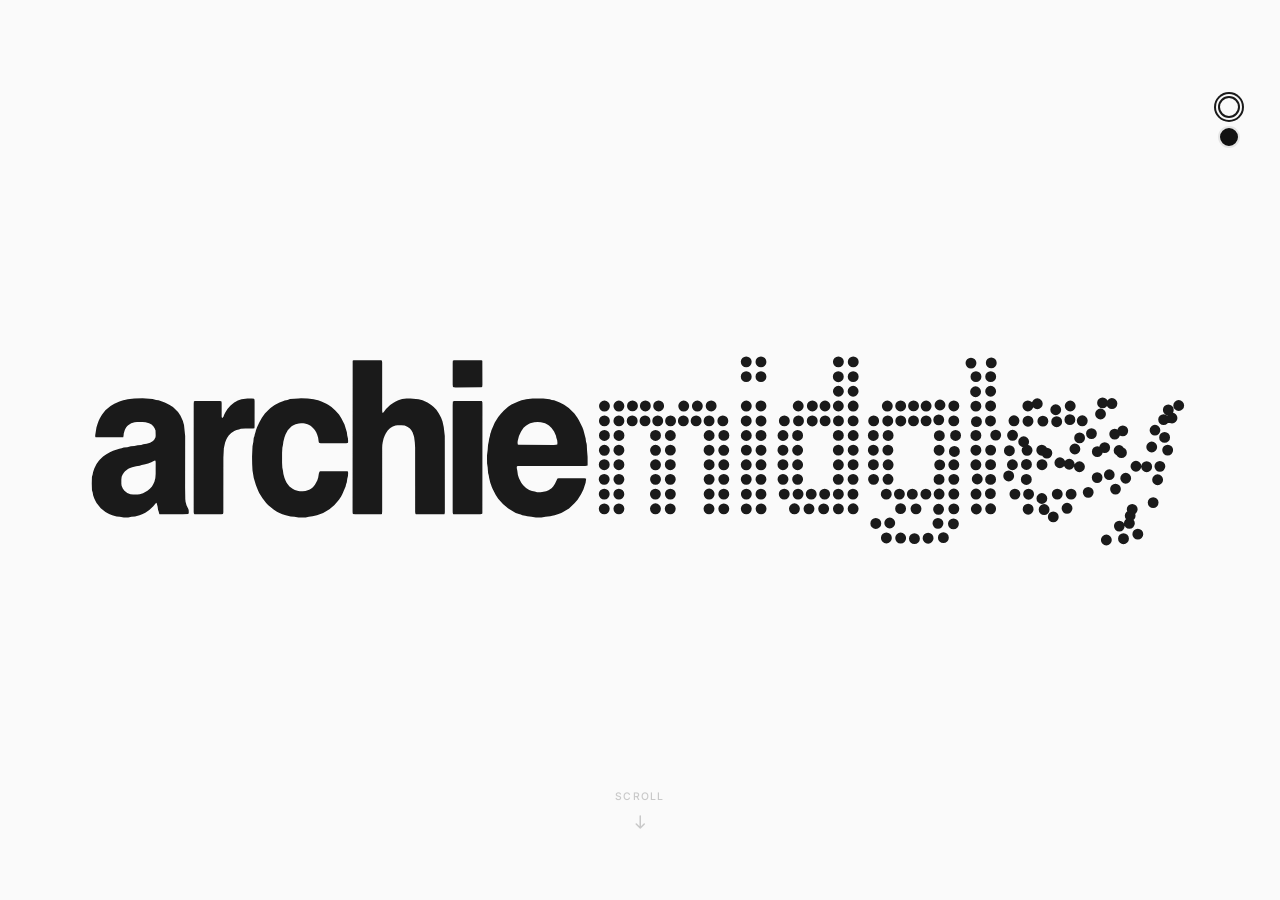
<file: index.html>
<!DOCTYPE html>
<html lang="en">
<head>
    <meta charset="UTF-8">
    <meta name="viewport" content="width=device-width, initial-scale=1.0">
    <title>Archie Midgley - Design Engineer</title>
    <link rel="stylesheet" href="css/style.css?v=12">
    <link rel="preconnect" href="https://fonts.googleapis.com">
    <link rel="preconnect" href="https://fonts.gstatic.com" crossorigin>
    <link href="https://fonts.googleapis.com/css2?family=Bebas+Neue&family=Inter:wght@300;400;500;600;700&family=Space+Grotesk:wght@400;500;600;700&display=swap" rel="stylesheet">
</head>
<body>
    <!-- Navigation -->
    <nav class="nav" id="nav">
        <div class="nav__logo" id="menuToggle" aria-label="Toggle menu" data-magnetic="0.4">
            <svg class="nav__icon" id="navIcon" viewBox="0 0 40 40" width="40" height="40">
                <line class="bar bar--left"  x1="8"  y1="28" x2="32" y2="28" stroke-width="2" stroke-linecap="round"/>
                <line class="bar bar--right" x1="8"  y1="20" x2="32" y2="20" stroke-width="2" stroke-linecap="round"/>
                <line class="bar bar--cross" x1="8"  y1="12" x2="32" y2="12" stroke-width="2" stroke-linecap="round"/>
            </svg>
        </div>
        <div class="nav__indicator">
            <span class="nav__section-label" id="sectionLabel">About</span>
        </div>
    </nav>

    <!-- Full-screen Menu Overlay -->
    <div class="menu" id="menu">
        <div class="menu__inner">
            <div class="menu__links">
                <a href="#about" class="menu__link" data-index="1">
                    <span class="menu__number">01</span>
                    <span class="menu__text">About</span>
                </a>
                <a href="#experience" class="menu__link" data-index="2">
                    <span class="menu__number">02</span>
                    <span class="menu__text">Experience</span>
                </a>
                <a href="#projects" class="menu__link" data-index="3">
                    <span class="menu__number">03</span>
                    <span class="menu__text">Projects</span>
                </a>
                <a href="#extras" class="menu__link" data-index="4">
                    <span class="menu__number">04</span>
                    <span class="menu__text">Extras</span>
                </a>
                <a href="#contact" class="menu__link" data-index="5">
                    <span class="menu__number">05</span>
                    <span class="menu__text">Contact</span>
                </a>
            </div>
            <div class="menu__footer">
                <p class="menu__footer-text">Design Engineer Portfolio</p>
            </div>
        </div>
    </div>

    <!-- Page Sections -->
    <main class="main" id="main">

        <!-- HERO TITLE -->
        <section class="section section--hero active" id="hero" data-section="0">
            <div class="hero" id="heroArea">
                <canvas class="hero__canvas" id="heroCanvas"></canvas>
                <h1 class="hero__title" id="heroTitle">Archie Midgley</h1>
                <div class="hero__scroll-hint">
                    <span>Scroll</span>
                    <svg width="16" height="24" viewBox="0 0 16 24" fill="none">
                        <path d="M8 4v12M4 12l4 4 4-4" stroke="currentColor" stroke-width="1.5" stroke-linecap="round" stroke-linejoin="round"/>
                    </svg>
                </div>
            </div>
        </section>

        <!-- ABOUT -->
        <section class="section section--about" id="about" data-section="1">
            <div class="section__container">
                <div class="section__header">
                    <span class="section__number">01</span>
                    <h1 class="section__title">About</h1>
                </div>
                <div class="about__grid">
                    <div class="about__portrait">
                        <div class="about__image-wrapper">
                            <img src="images/portrait.jpg?v=3" alt="Archie Midgley" class="about__image" onerror="this.parentElement.classList.add('placeholder')">
                            <div class="about__image-placeholder"><span>Your Photo</span></div>
                        </div>
                    </div>
                    <div class="about__content">
                        <h2 class="about__headline">Design Engineer<br>creating at the intersection of<br>form &amp; function.</h2>
                        <div class="about__bio">
                            <p>I'm Archie Midgley - a motivated engineer, pursuing a Masters degree in Design Engineering at <span style="color: var(--color-text); font-weight: 500;">Imperial College London</span>, whilst serving as COO at a footwear startup - Shape Shoes.</p>
                            <p>Currently in my final year of study, I am driven to create products where form, function, and manufacturing logic work as one cohesive system.</p>
                            <p>My work spans product design, industrial design, and medical engineering - always with a focus on simplicity and purpose.</p>
                        </div>
                    </div>
                    <div class="about__details">
                        <div class="about__detail">
                            <span class="about__label">Location</span>
                            <span class="about__value">London, United Kingdom</span>
                        </div>
                        <div class="about__detail">
                            <span class="about__label">Discipline</span>
                            <span class="about__value">Design Engineering (MEng)</span>
                        </div>
                        <div class="about__detail">
                            <span class="about__label">Focus</span>
                            <span class="about__value">Product &amp; Industrial Design</span>
                        </div>
                    </div>
                </div>
                <div class="section__footer-spacer"></div>
            </div>
        </section>

        <!-- EXPERIENCE -->
        <section class="section section--experience" id="experience" data-section="2">
            <div class="section__container">
                <div class="section__header">
                    <span class="section__number">02</span>
                    <h1 class="section__title">Experience</h1>
                </div>
                <div class="xp" id="xpList">
                    <a href="experience.html?id=1" class="xp__row xp__row--link" data-cursor="View">
                        <span class="xp__num">01</span>
                        <span class="xp__company">Shape Shoes</span>
                        <span class="xp__role">COO &amp; Design Engineer</span>
                        <span class="xp__date">Sep 2023 - Present</span>
                        <span class="xp__arrow" aria-hidden="true">&#8599;</span>
                        <div class="xp__detail">
                            <div class="xp__detail-inner">
                                <img src="images/experience-01.jpg" alt="Shape Shoes" class="xp__thumb" loading="lazy">
                                <p class="xp__desc">A London-based, 3D-printed footwear startup, designing shoes with major worldwide collaborations to tell artists' stories through physical design. Work spanning 3D-printed prototyping, iterative design for clients, and large-scale manufacturing operations.</p>
                                <div class="xp__tags"><span class="tag">CAD</span><span class="tag">DFMA</span><span class="tag">Additive Manufacturing</span><span class="tag">Marketing</span></div>
                                <span class="xp__cta">Open experience &#8599;</span>
                            </div>
                        </div>
                    </a>
                    <a href="experience.html?id=3" class="xp__row xp__row--link" data-cursor="View">
                        <span class="xp__num">02</span>
                        <span class="xp__company">Science Tokyo</span>
                        <span class="xp__role">Soft Robotics Research Intern</span>
                        <span class="xp__date">Sep 2026 - Oct 2026</span>
                        <span class="xp__arrow" aria-hidden="true">&#8599;</span>
                        <div class="xp__detail">
                            <div class="xp__detail-inner">
                                <img src="images/experience-06.jpg" alt="Institute of Science Tokyo" class="xp__thumb" loading="lazy">
                                <p class="xp__desc">A month at the Yoshida Research Group, building a wearable device driven by thin McKibben artificial muscles to actuate the index and middle fingers - controlled from an Arduino to play a piano melody or respond live to keyboard input.</p>
                                <div class="xp__tags"><span class="tag">Soft Robotics</span><span class="tag">Pneumatics</span><span class="tag">Pressure Calculations</span><span class="tag">Arduino</span></div>
                                <span class="xp__cta">Open experience &#8599;</span>
                            </div>
                        </div>
                    </a>
                    <a href="experience.html?id=2" class="xp__row xp__row--link" data-cursor="View">
                        <span class="xp__num">03</span>
                        <span class="xp__company">Orthoson</span>
                        <span class="xp__role">Medical Design Engineer</span>
                        <span class="xp__date">Mar 2026 - Sep 2026</span>
                        <span class="xp__arrow" aria-hidden="true">&#8599;</span>
                        <div class="xp__detail">
                            <div class="xp__detail-inner">
                                <img src="images/experience-02-preview.jpg" alt="Orthoson" class="xp__thumb" loading="lazy">
                                <p class="xp__desc">Oxford-backed medical company developing a bio-structural gel to restore intervertebral disc degeneration and treat back pain. Tasked with designing the injection system tray and the user interface of the Pressure Monitoring System.</p>
                                <div class="xp__tags"><span class="tag">SolidWorks</span><span class="tag">DFMA</span><span class="tag">JavaScript</span></div>
                                <span class="xp__cta">Open experience &#8599;</span>
                            </div>
                        </div>
                    </a>
                    <div class="xp__row" tabindex="0">
                        <span class="xp__num">04</span>
                        <span class="xp__company">Onlock Learning</span>
                        <span class="xp__role">Web Designer &amp; Business Strategist</span>
                        <span class="xp__date">Jul 2023 - Jan 2024</span>
                        <span class="xp__arrow" aria-hidden="true">+</span>
                        <div class="xp__detail">
                            <div class="xp__detail-inner">
                                <img src="images/experience-03.jpg" alt="Onlock Learning" class="xp__thumb" loading="lazy">
                                <p class="xp__desc">STEM educational platform leveraging AI education tools. After aiding initial company development through media posts and business direction, I co-designed an addictive, web-based mathematics game to test mental maths skills and promote website engagement.</p>
                                <div class="xp__tags"><span class="tag">JavaScript</span><span class="tag">HTML</span><span class="tag">CSS</span><span class="tag">Business Strategy</span></div>
                                
                            </div>
                        </div>
                    </div>
                    <div class="xp__row" tabindex="0">
                        <span class="xp__num">05</span>
                        <span class="xp__company">BBC Newsnight</span>
                        <span class="xp__role">Graphic Design Intern</span>
                        <span class="xp__date">Jul 2023 - Aug 2023</span>
                        <span class="xp__arrow" aria-hidden="true">+</span>
                        <div class="xp__detail">
                            <div class="xp__detail-inner">
                                <img src="images/experience-04.jpg" alt="BBC Newsnight" class="xp__thumb" loading="lazy">
                                <p class="xp__desc">Designing graphic screens for Newsnight studio; exploring layout, composition, and motion - pushing designs through to moving imagery aired live on BBC Newsnight.</p>
                                <div class="xp__tags"><span class="tag">Graphic Design</span><span class="tag">Adobe Photoshop</span><span class="tag">Adobe After Effects</span></div>
                                
                            </div>
                        </div>
                    </div>
                    <div class="xp__row" tabindex="0">
                        <span class="xp__num">06</span>
                        <span class="xp__company">Brinkworth Design</span>
                        <span class="xp__role">Design Intern</span>
                        <span class="xp__date">Jun 2022 - Jul 2022</span>
                        <span class="xp__arrow" aria-hidden="true">+</span>
                        <div class="xp__detail">
                            <div class="xp__detail-inner">
                                <img src="images/experience-05.jpg" alt="Brinkworth Design" class="xp__thumb" loading="lazy">
                                <p class="xp__desc">Interior design studio with work spanning Harrods and Supreme. Tasked with creating initial design concepts for a new retail client in New York, and participated in the annual workshop event to design and manufacture a bespoke lighting system.</p>
                                <div class="xp__tags"><span class="tag">Prototyping</span><span class="tag">Lighting Design</span><span class="tag">Materials</span></div>
                                
                            </div>
                        </div>
                    </div>
                </div>
                <div class="section__footer-spacer"></div>
            </div>
        </section>

        <!-- PROJECTS -->
        <section class="section section--projects" id="projects" data-section="3">
            <div class="section__container">
                <div class="section__header">
                    <span class="section__number">03</span>
                    <h1 class="section__title">Projects</h1>
                </div>
                <div class="projects__grid">

                    <a href="project.html?id=1" class="project__card project__card--fit" data-cursor="View">
                        <div class="project__inner">
                            <div class="project__image-wrapper">
                                <img src="images/project-01.jpg?v=2" data-dark-src="images/project-01-dark.jpg?v=2" alt="Project 1" class="project__image" onerror="this.parentElement.classList.add('placeholder')">
                                <div class="project__image-placeholder"><span>Project Image</span></div>
                            </div>
                            <div class="project__glare" aria-hidden="true"></div>
                            <div class="project__info">
                                <span class="project__category"><span class="project__num">01</span>Human-Centered Design</span>
                                <h3 class="project__title">LumaPath</h3>
                                <div class="project__summary-wrap"><p class="project__summary">Refugee camp lighting system to improve evacuation safety.</p></div>
                            </div>
                        </div>
                    </a>

                    <a href="project.html?id=2" class="project__card" data-cursor="View">
                        <div class="project__inner">
                            <div class="project__image-wrapper">
                                <img src="images/project-02.jpg" data-dark-src="images/project-02-dark.jpg" alt="Project 2" class="project__image" onerror="this.parentElement.classList.add('placeholder')">
                                <div class="project__image-placeholder"><span>Project Image</span></div>
                            </div>
                            <div class="project__glare" aria-hidden="true"></div>
                            <div class="project__info">
                                <span class="project__category"><span class="project__num">02</span>Industrial Futures Design</span>
                                <h3 class="project__title">Byte</h3>
                                <div class="project__summary-wrap"><p class="project__summary">Improving circadian health through salivary biomarker tracking.</p></div>
                            </div>
                        </div>
                    </a>

                    <a href="project.html?id=4" class="project__card" data-cursor="View">
                        <div class="project__inner">
                            <div class="project__image-wrapper">
                                <img src="images/project-04.jpg" data-dark-src="images/project-04-dark.jpg" alt="Project 4" class="project__image" onerror="this.parentElement.classList.add('placeholder')">
                                <div class="project__image-placeholder"><span>Project Image</span></div>
                            </div>
                            <div class="project__glare" aria-hidden="true"></div>
                            <div class="project__info">
                                <span class="project__category"><span class="project__num">03</span>Audio Experience Design</span>
                                <h3 class="project__title">Ponder</h3>
                                <div class="project__summary-wrap"><p class="project__summary">Immersive audio installation to prompt sustainability within our oceans.</p></div>
                            </div>
                        </div>
                    </a>

                    <a href="project.html?id=5" class="project__card" data-cursor="View">
                        <div class="project__inner">
                            <div class="project__image-wrapper">
                                <img src="images/project-05.jpg" data-dark-src="images/project-05-dark.jpg" alt="Project 5" class="project__image" onerror="this.parentElement.classList.add('placeholder')">
                                <div class="project__image-placeholder"><span>Project Image</span></div>
                            </div>
                            <div class="project__glare" aria-hidden="true"></div>
                            <div class="project__info">
                                <span class="project__category"><span class="project__num">04</span>Finite Element Analysis</span>
                                <h3 class="project__title">Temporomandibular Implant</h3>
                                <div class="project__summary-wrap"><p class="project__summary">Optimising and testing an weight-optimised implant.</p></div>
                            </div>
                        </div>
                    </a>

                    <a href="project.html?id=6" class="project__card" data-cursor="View">
                        <div class="project__inner">
                            <div class="project__image-wrapper">
                                <img src="images/project-06.jpg" data-dark-src="images/project-06-dark.jpg" alt="Project 6" class="project__image" onerror="this.parentElement.classList.add('placeholder')">
                                <div class="project__image-placeholder"><span>Project Image</span></div>
                            </div>
                            <div class="project__glare" aria-hidden="true"></div>
                            <div class="project__info">
                                <span class="project__category"><span class="project__num">05</span>Physical Electronics</span>
                                <h3 class="project__title">HighLighter</h3>
                                <div class="project__summary-wrap"><p class="project__summary">Spotlight-tracked pen movement for illuminated reading or writing.</p></div>
                            </div>
                        </div>
                    </a>

                    <a href="project.html?id=8" class="project__card" data-cursor="View">
                        <div class="project__inner">
                            <div class="project__image-wrapper">
                                <img src="images/project-08.jpg" data-dark-src="images/project-08-dark.jpg" alt="Project 8" class="project__image" onerror="this.parentElement.classList.add('placeholder')">
                                <div class="project__image-placeholder"><span>Project Image</span></div>
                            </div>
                            <div class="project__glare" aria-hidden="true"></div>
                            <div class="project__info">
                                <span class="project__category"><span class="project__num">06</span>Medical Design Engineering</span>
                                <h3 class="project__title">Leap Pen</h3>
                                <div class="project__summary-wrap"><p class="project__summary">Making insulin injections a pain-free learning process for kids.</p></div>
                            </div>
                        </div>
                    </a>

                </div>
                <div class="section__footer-spacer"></div>
            </div>
        </section>

        <!-- EXTRAS -->
        <section class="section section--extras" id="extras" data-section="4">
            <div class="section__container">
                <div class="section__header">
                    <span class="section__number">04</span>
                    <h1 class="section__title">Extras</h1>
                </div>
                <div class="extra__grid">

                    <div class="extra__item">
                        <div class="extra__image-wrapper">
                            <img src="images/extra-01.jpg" alt="Shotokan Karate" class="extra__image" onerror="this.parentElement.classList.add('placeholder')">
                            <div class="extra__image-placeholder"><span>Image</span></div>
                        </div>
                        <div class="extra__title">Shotokan Karate</div>
                        <p class="extra__desc">2nd Dan black belt and former member of the England squad; years of training in discipline and teamwork.</p>
                    </div>

                    <div class="extra__item">
                        <div class="extra__image-wrapper">
                            <img src="images/extra-04.jpg?v=2" alt="Imperial Advisory Board Meeting" class="extra__image" onerror="this.parentElement.classList.add('placeholder')">
                            <div class="extra__image-placeholder"><span>Image</span></div>
                        </div>
                        <div class="extra__title">Imperial Advisory Board 2025</div>
                        <p class="extra__desc">Spoke and presented a gift at the 2025 Annual Imperial College Advisory Board meeting.</p>
                    </div>

                    <div class="extra__item">
                        <div class="extra__image-wrapper">
                            <img src="images/extra-02.jpg" alt="National Art &amp; Design Saturday Club" class="extra__image" onerror="this.parentElement.classList.add('placeholder')">
                            <div class="extra__image-placeholder"><span>Image</span></div>
                        </div>
                        <div class="extra__title">National Art &amp; Design Saturday Club</div>
                        <p class="extra__desc">Completed the national Saturday Club programme, with final work selected and presented at Somerset House.</p>
                    </div>

                    <div class="extra__item">
                        <div class="extra__image-wrapper">
                            <img src="images/extra-03.jpg" alt="P&amp;G Design Hackathon" class="extra__image" onerror="this.parentElement.classList.add('placeholder')">
                            <div class="extra__image-placeholder"><span>Image</span></div>
                        </div>
                        <div class="extra__title">AIESEC Hackathon Winner</div>
                        <p class="extra__desc">1st Place at the AIESEC x IMPERIAL robotics design engineering hackathon.</p>
                    </div>

                </div>
                <div class="section__footer-spacer"></div>
            </div>
        </section>

        <!-- CONTACT -->
        <section class="section section--contact" id="contact" data-section="5">
            <div class="section__container">
                <div class="section__header">
                    <span class="section__number">05</span>
                    <h1 class="section__title">Contact</h1>
                </div>
                <div class="contact__centered">
                    <h2 class="contact__headline">Let's work<br>together.</h2>
                    <p class="contact__text">I'm always open to new opportunities - whether that's an internship, collaboration, or just a conversation. Feel free to get in touch and say hello!</p>
                    <div class="contact__links">
                        <a href="mailto:midgleyarchie@gmail.com" class="contact__link">
                            <span class="contact__link-label">Email</span>
                            <span class="contact__link-value" data-magnetic="0.25">midgleyarchie@gmail.com</span>
                        </a>
                        <a href="tel:+447512574099" class="contact__link">
                            <span class="contact__link-label">Phone</span>
                            <span class="contact__link-value" data-magnetic="0.25">+44 7512 574099</span>
                        </a>
                        <a href="https://linkedin.com/in/archie-midgley" target="_blank" rel="noopener" class="contact__link">
                            <span class="contact__link-label">LinkedIn</span>
                            <span class="contact__link-value" data-magnetic="0.25">linkedin.com/in/archie-midgley</span>
                        </a>
                    </div>
                </div>
                <div class="section__footer-spacer"></div>
            </div>
        </section>

    </main>

    <!-- Theme Switcher -->
    <div class="theme-switcher" id="themeSwitcher">
        <button class="theme-switcher__btn theme-switcher__btn--light active" data-theme="light" aria-label="Light theme"></button>
        <button class="theme-switcher__btn theme-switcher__btn--dark" data-theme="dark" aria-label="Dark theme"></button>
    </div>

    <!-- Page Progress -->
    <div class="progress" id="progress">
        <div class="progress__track">
            <div class="progress__fill" id="progressFill"></div>
        </div>
        <div class="progress__dots">
            <button class="progress__dot active" data-section="0" aria-label="Go to Home"></button>
            <button class="progress__dot" data-section="1" aria-label="Go to About"></button>
            <button class="progress__dot" data-section="2" aria-label="Go to Experience"></button>
            <button class="progress__dot" data-section="3" aria-label="Go to Projects"></button>
            <button class="progress__dot" data-section="4" aria-label="Go to Extras"></button>
            <button class="progress__dot" data-section="5" aria-label="Go to Contact"></button>
        </div>
    </div>

    <script src="js/cursor.js?v=5"></script>
    <script src="js/main.js?v=3"></script>
    <script src="js/logo-data.js?v=6"></script>
    <script src="js/warp.js?v=6"></script>
    <script src="js/lists.js?v=3"></script>
    <script src="js/magnetic.js?v=1"></script>
</body>
</html>
</file>
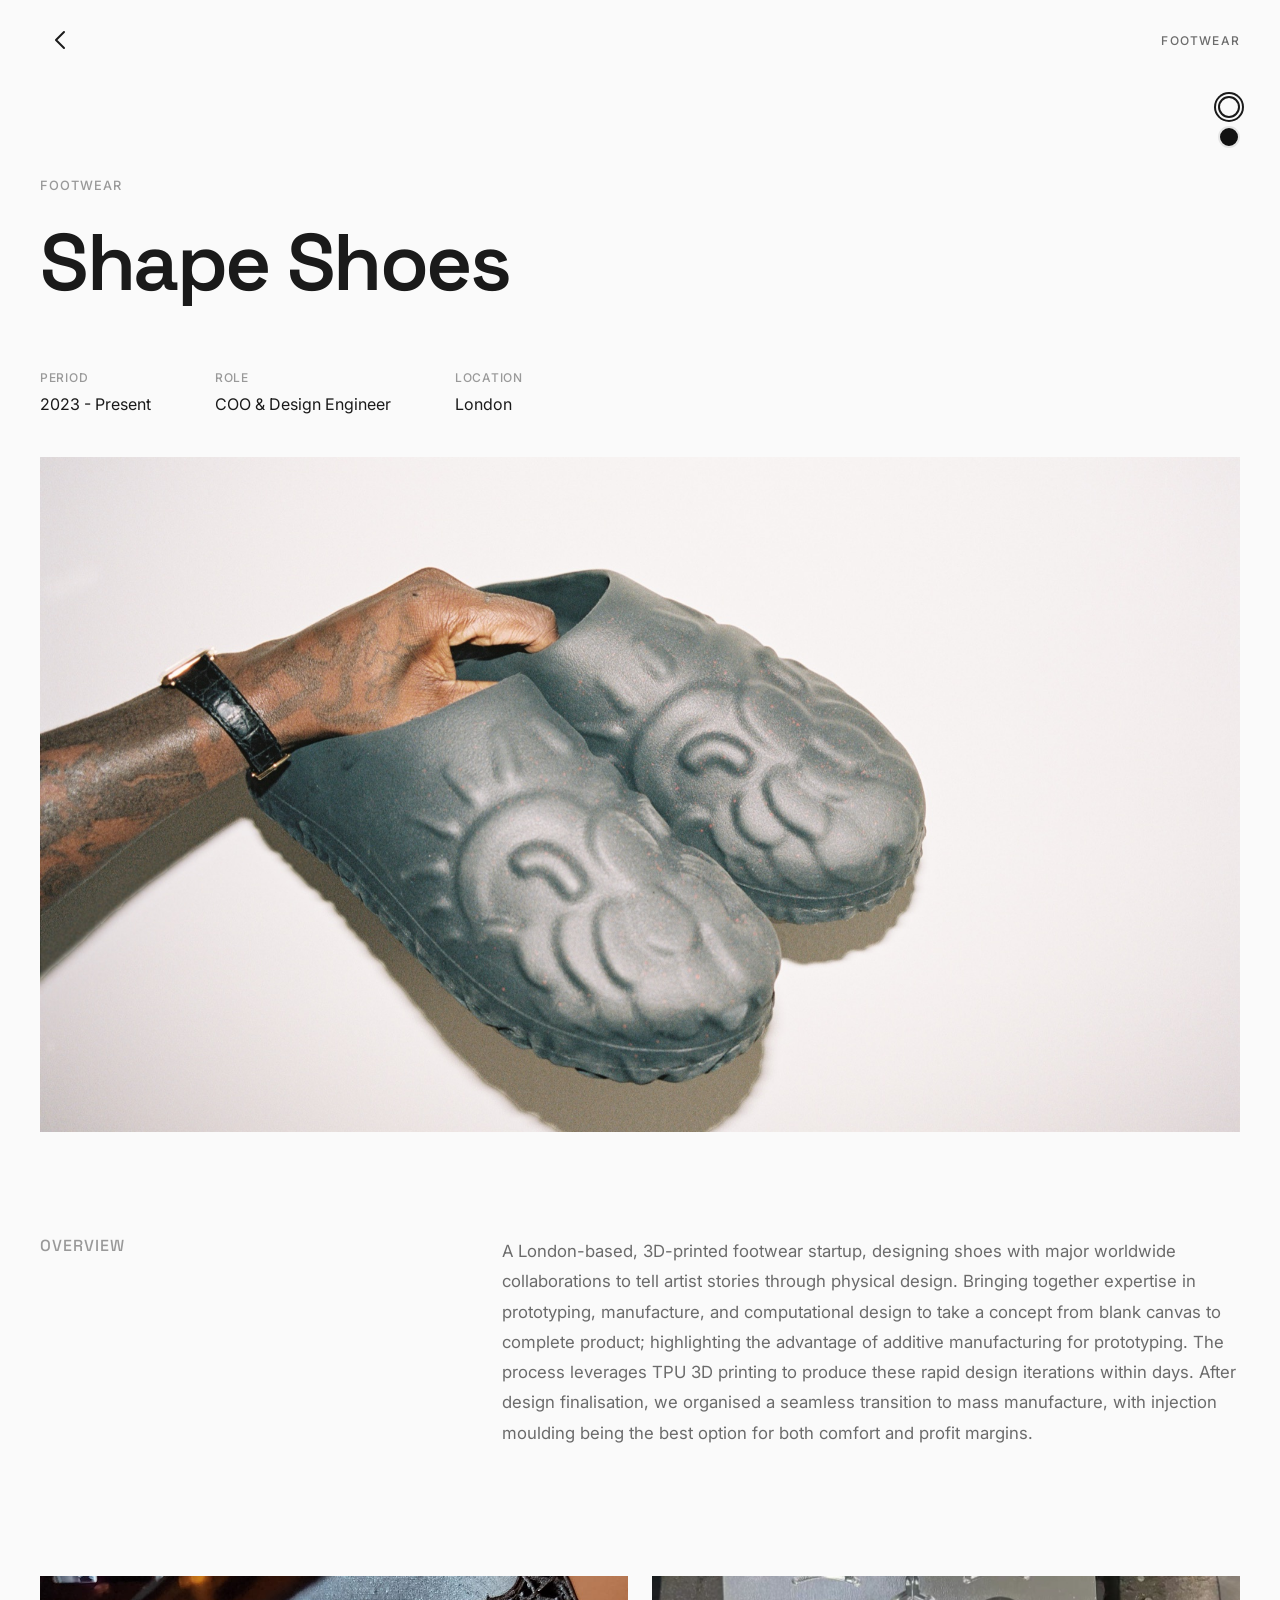
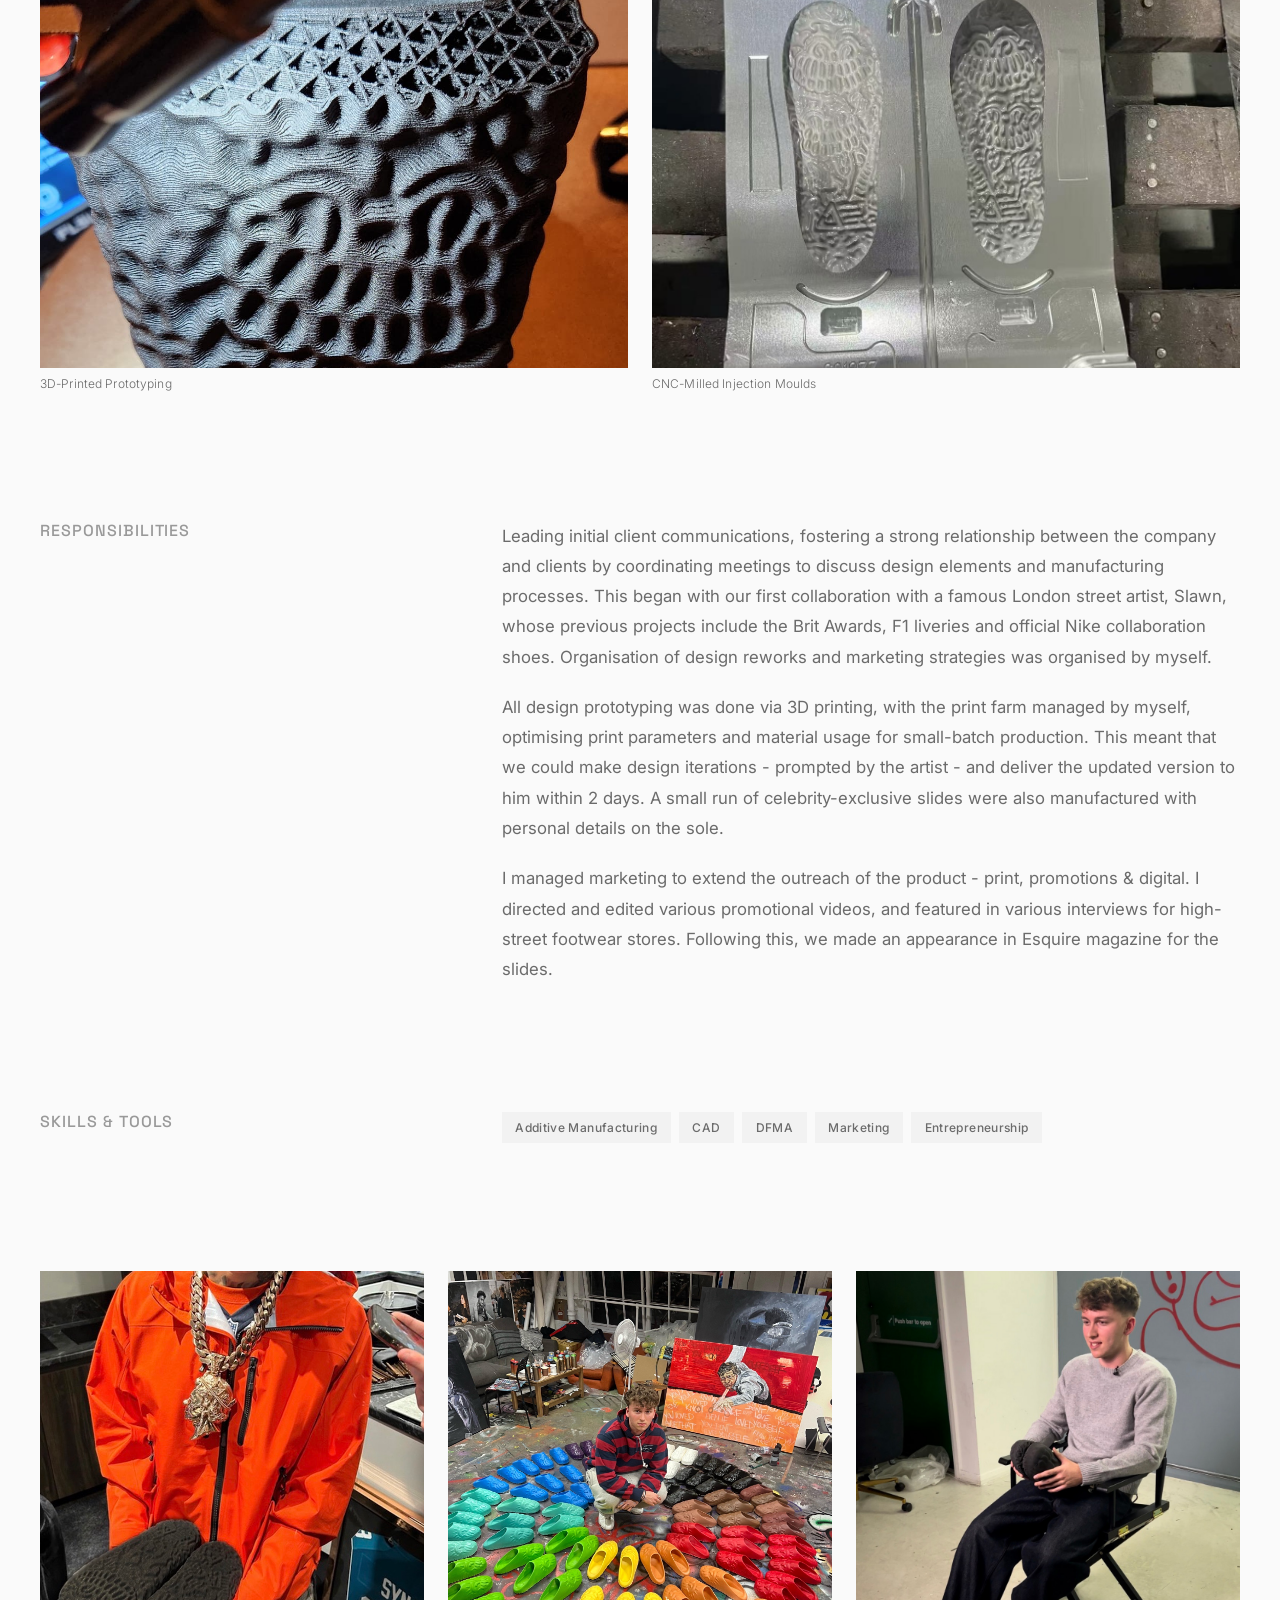
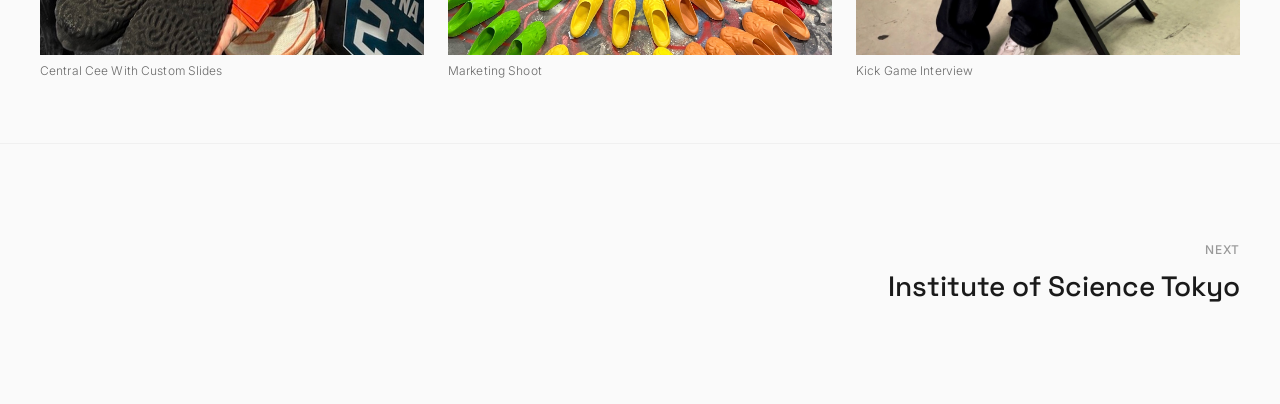
<file: experience.html>
<!DOCTYPE html>
<html lang="en">
<head>
    <meta charset="UTF-8">
    <meta name="viewport" content="width=device-width, initial-scale=1.0">
    <title>Experience - Archie Midgley</title>
    <link rel="stylesheet" href="css/style.css?v=12">
    <link rel="preconnect" href="https://fonts.googleapis.com">
    <link rel="preconnect" href="https://fonts.gstatic.com" crossorigin>
    <link href="https://fonts.googleapis.com/css2?family=Bebas+Neue&family=Inter:wght@300;400;500;600;700&family=Space+Grotesk:wght@400;500;600;700&display=swap" rel="stylesheet">
</head>
<body class="body--project">
    <!-- Navigation: back goes to index.html#experience -->
    <nav class="nav" id="nav">
        <a href="index.html#experience" class="nav__back" aria-label="Back to Experience">
            <svg width="40" height="40" viewBox="0 0 40 40" data-magnetic="0.4">
                <path d="M24 12L16 20L24 28" stroke="currentColor" stroke-width="2" stroke-linecap="round" stroke-linejoin="round" fill="none"/>
            </svg>
        </a>
        <div class="nav__indicator">
            <span class="nav__section-label" id="expLabel">Experience</span>
        </div>
    </nav>

    <main class="project-detail">
        <!-- Hero -->
        <section class="project-detail__hero">
            <div class="project-detail__hero-inner">
                <span class="project-detail__category" id="expCategory">Experience</span>
                <h1 class="project-detail__title" id="expTitle">Company Name</h1>
                <div class="project-detail__meta">
                    <div class="project-detail__meta-item">
                        <span class="project-detail__meta-label">Period</span>
                        <span class="project-detail__meta-value" id="expPeriod">2024 - Present</span>
                    </div>
                    <div class="project-detail__meta-item">
                        <span class="project-detail__meta-label">Role</span>
                        <span class="project-detail__meta-value" id="expRole">Design Engineer</span>
                    </div>
                    <div class="project-detail__meta-item">
                        <span class="project-detail__meta-label">Location</span>
                        <span class="project-detail__meta-value" id="expLocation">United Kingdom</span>
                    </div>
                </div>
            </div>
        </section>

        <!-- Hero Image -->
        <section class="project-detail__hero-image">
            <div class="project-detail__image-full">
                <img src="" alt="" class="project-detail__img" id="expHeroImg">
                <div class="project__image-placeholder"><span>Hero Image</span></div>
            </div>
        </section>

        <!-- Overview -->
        <section class="project-detail__section">
            <div class="project-detail__container">
                <div class="project-detail__two-col">
                    <div class="project-detail__col-label">
                        <h2 class="project-detail__heading">Overview</h2>
                    </div>
                    <div class="project-detail__col-content" id="expOverview"></div>
                </div>
            </div>
        </section>

        <!-- Image Gallery Row 1 - two images -->
        <section class="project-detail__gallery">
            <div class="project-detail__container">
                <div class="project-detail__gallery-grid project-detail__gallery-grid--two">
                    <div class="project-detail__gallery-item">
                        <img src="" alt="Experience image 1" class="project-detail__img" id="expImg1">
                        <div class="project__image-placeholder"><span>Image 1</span></div>
                        <span class="project-detail__caption" id="expCaption1"></span>
                    </div>
                    <div class="project-detail__gallery-item">
                        <img src="" alt="Experience image 2" class="project-detail__img" id="expImg2">
                        <div class="project__image-placeholder"><span>Image 2</span></div>
                        <span class="project-detail__caption" id="expCaption2"></span>
                    </div>
                </div>
            </div>
        </section>

        <!-- Responsibilities -->
        <section class="project-detail__section">
            <div class="project-detail__container">
                <div class="project-detail__two-col">
                    <div class="project-detail__col-label">
                        <h2 class="project-detail__heading">Responsibilities</h2>
                    </div>
                    <div class="project-detail__col-content" id="expResponsibilities"></div>
                </div>
            </div>
        </section>

        <!-- Skills & Tools -->
        <section class="project-detail__section">
            <div class="project-detail__container">
                <div class="project-detail__two-col">
                    <div class="project-detail__col-label">
                        <h2 class="project-detail__heading">Skills &amp; Tools</h2>
                    </div>
                    <div class="project-detail__col-content">
                        <div class="project-detail__tags" id="expTags"></div>
                    </div>
                </div>
            </div>
        </section>

        <!-- Image Gallery Row 2 - three images in a line -->
        <section class="project-detail__gallery">
            <div class="project-detail__container">
                <div class="project-detail__gallery-grid project-detail__gallery-grid--three">
                    <div class="project-detail__gallery-item">
                        <img src="" alt="Experience image 3" class="project-detail__img" id="expImg3">
                        <div class="project__image-placeholder"><span>Image 3</span></div>
                        <span class="project-detail__caption" id="expCaption3"></span>
                    </div>
                    <div class="project-detail__gallery-item">
                        <img src="" alt="Experience image 4" class="project-detail__img" id="expImg4">
                        <div class="project__image-placeholder"><span>Image 4</span></div>
                        <span class="project-detail__caption" id="expCaption4"></span>
                    </div>
                    <div class="project-detail__gallery-item">
                        <img src="" alt="Experience image 5" class="project-detail__img" id="expImg5">
                        <div class="project__image-placeholder"><span>Image 5</span></div>
                        <span class="project-detail__caption" id="expCaption5"></span>
                    </div>
                </div>
            </div>
        </section>

        <!-- Navigation between experiences -->
        <section class="project-detail__nav-section">
            <div class="project-detail__container">
                <div class="project-detail__nav-links">
                    <a href="" class="project-detail__nav-link project-detail__nav-link--prev" id="prevExp" style="visibility:hidden">
                        <span class="project-detail__nav-direction">Previous</span>
                        <span class="project-detail__nav-title" data-magnetic="0.2" id="prevExpTitle"></span>
                    </a>
                    <a href="" class="project-detail__nav-link project-detail__nav-link--next" id="nextExp" style="visibility:hidden">
                        <span class="project-detail__nav-direction">Next</span>
                        <span class="project-detail__nav-title" data-magnetic="0.2" id="nextExpTitle"></span>
                    </a>
                </div>
            </div>
        </section>

    </main>

    <!-- Theme Switcher -->
    <div class="theme-switcher" id="themeSwitcher">
        <button class="theme-switcher__btn theme-switcher__btn--light active" data-theme="light" aria-label="Light theme"></button>
        <button class="theme-switcher__btn theme-switcher__btn--dark" data-theme="dark" aria-label="Dark theme"></button>
    </div>

    <script src="js/cursor.js?v=5"></script>
    <script src="js/experience.js?v=9"></script>
    <script src="js/magnetic.js?v=1"></script>
</body>
</html>
</file>
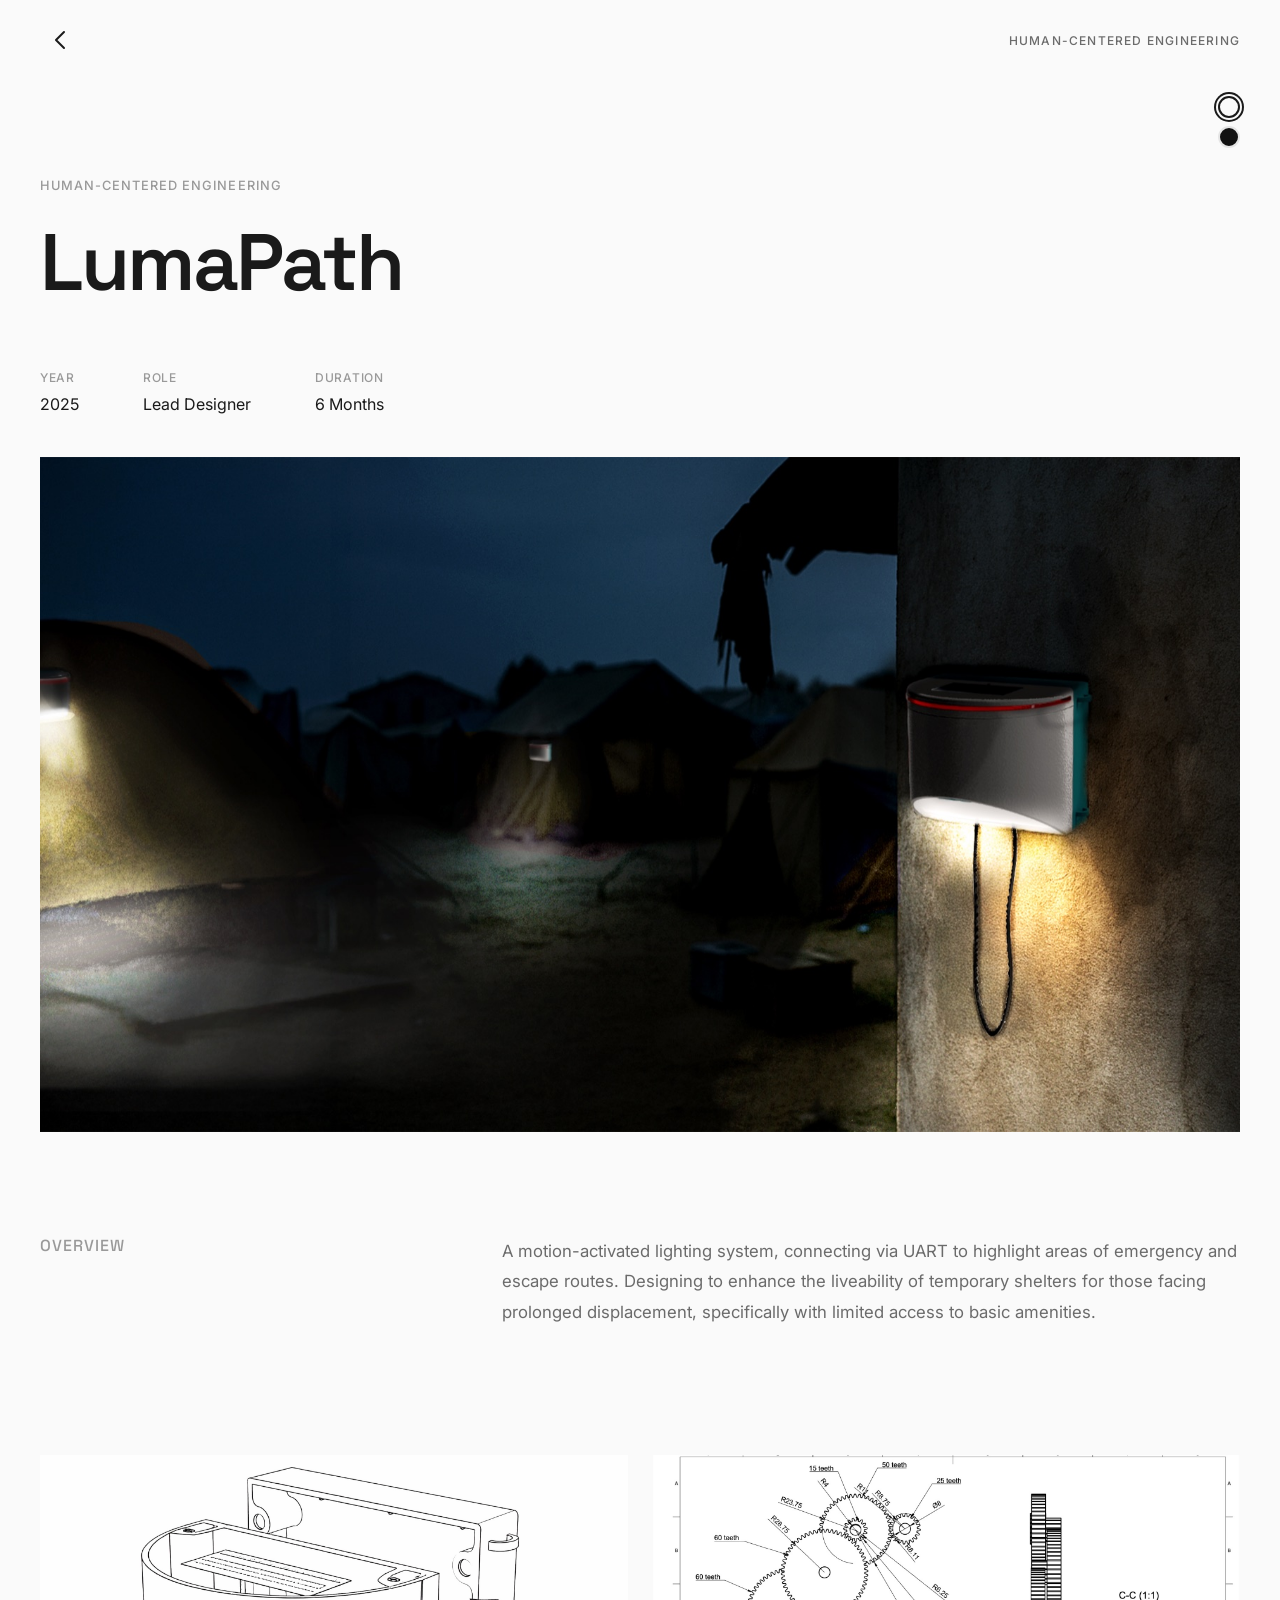
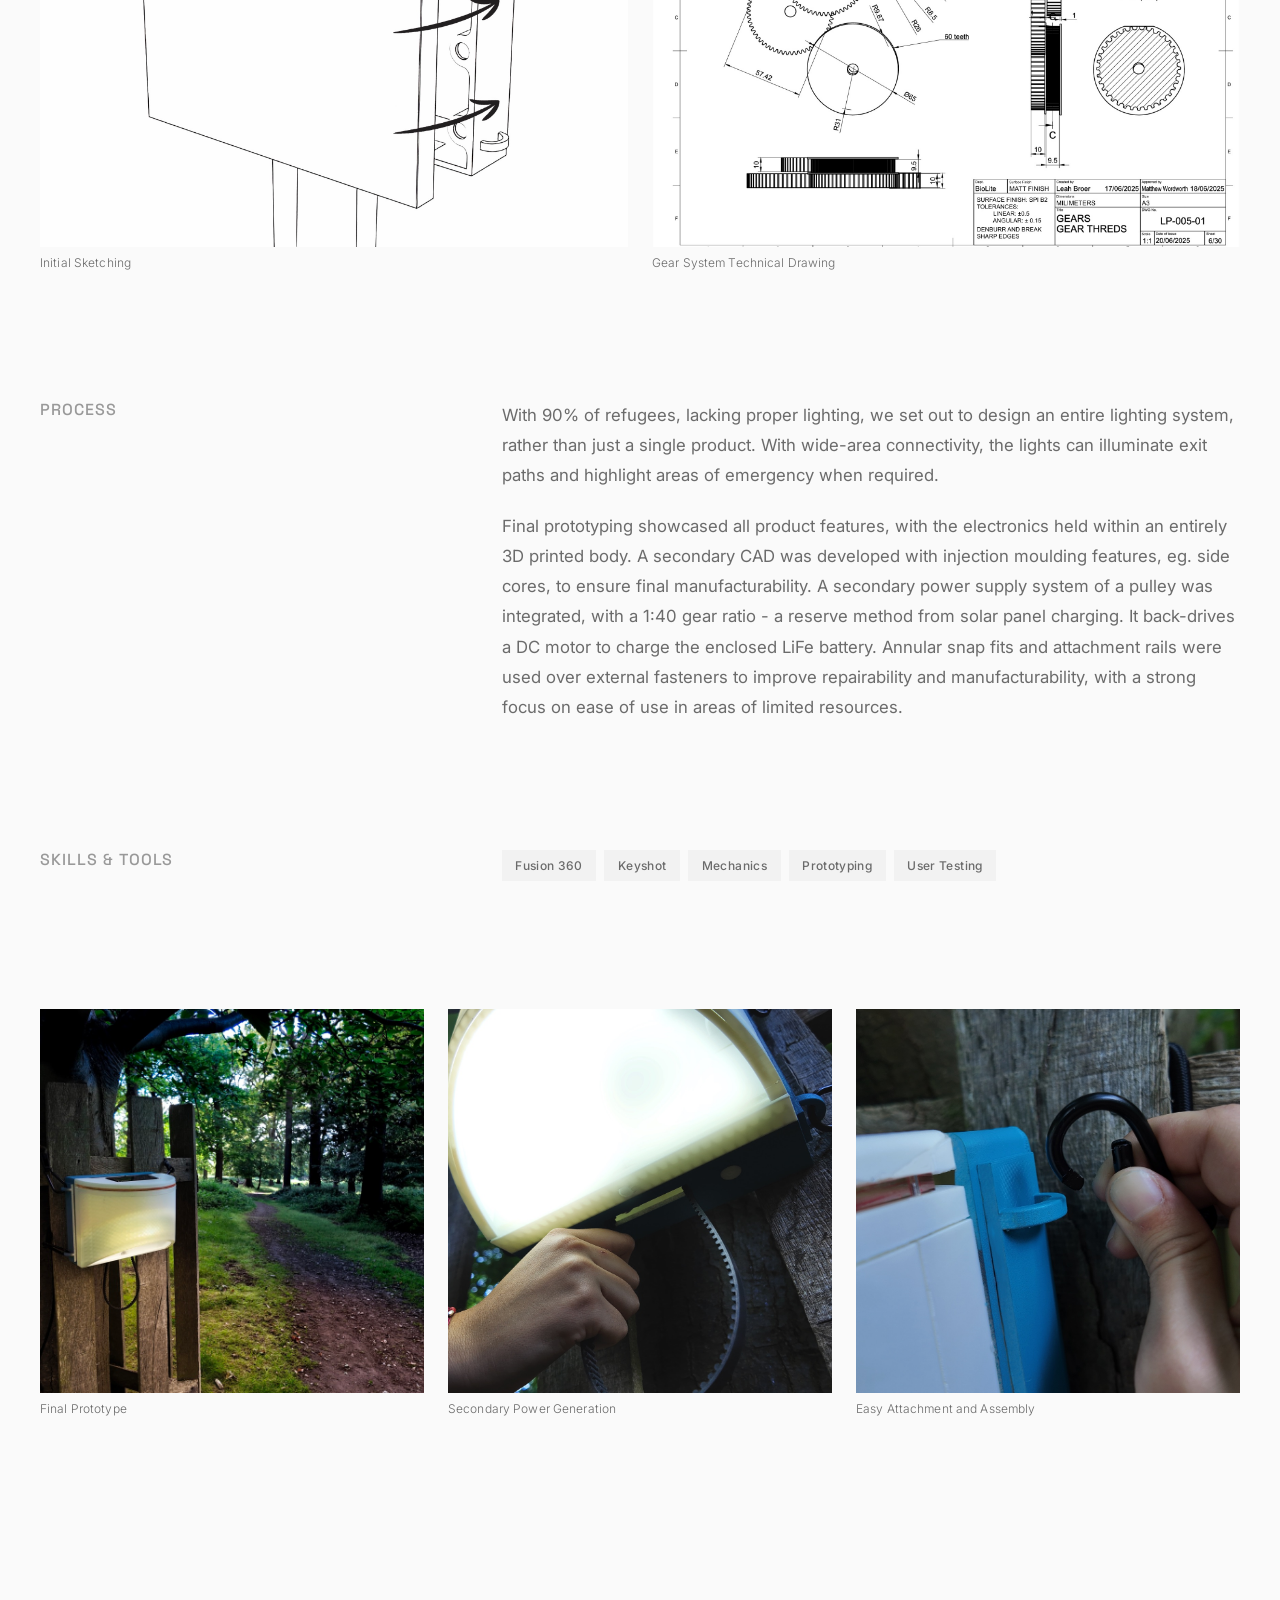
<file: project.html>
<!DOCTYPE html>
<html lang="en">
<head>
    <meta charset="UTF-8">
    <meta name="viewport" content="width=device-width, initial-scale=1.0">
    <title>Project - Archie Midgley</title>
    <link rel="stylesheet" href="css/style.css?v=12">
    <link rel="preconnect" href="https://fonts.googleapis.com">
    <link rel="preconnect" href="https://fonts.gstatic.com" crossorigin>
    <link href="https://fonts.googleapis.com/css2?family=Bebas+Neue&family=Inter:wght@300;400;500;600;700&family=Space+Grotesk:wght@400;500;600;700&display=swap" rel="stylesheet">
</head>
<body class="body--project">
    <!-- Navigation: back goes to index.html#projects -->
    <nav class="nav" id="nav">
        <a href="index.html#projects" class="nav__back" aria-label="Back to Projects">
            <svg width="40" height="40" viewBox="0 0 40 40" data-magnetic="0.4">
                <path d="M24 12L16 20L24 28" stroke="currentColor" stroke-width="2" stroke-linecap="round" stroke-linejoin="round" fill="none"/>
            </svg>
        </a>
        <div class="nav__indicator">
            <span class="nav__section-label" id="projectLabel">Project</span>
        </div>
    </nav>

    <main class="project-detail">
        <!-- Hero -->
        <section class="project-detail__hero">
            <div class="project-detail__hero-inner">
                <span class="project-detail__category" id="detailCategory">Product Design</span>
                <h1 class="project-detail__title" id="detailTitle">Project Title</h1>
                <div class="project-detail__meta">
                    <div class="project-detail__meta-item">
                        <span class="project-detail__meta-label">Year</span>
                        <span class="project-detail__meta-value" id="detailYear">2024</span>
                    </div>
                    <div class="project-detail__meta-item">
                        <span class="project-detail__meta-label">Role</span>
                        <span class="project-detail__meta-value" id="detailRole">Lead Designer</span>
                    </div>
                    <div class="project-detail__meta-item">
                        <span class="project-detail__meta-label">Duration</span>
                        <span class="project-detail__meta-value" id="detailDuration">6 Months</span>
                    </div>
                </div>
            </div>
        </section>

        <!-- Hero Image -->
        <section class="project-detail__hero-image">
            <div class="project-detail__image-full">
                <img src="" alt="" class="project-detail__img" id="detailHeroImg" onerror="this.parentElement.classList.add('placeholder')">
                <div class="project__image-placeholder"><span>Hero Image</span></div>
            </div>
        </section>

        <!-- Overview -->
        <section class="project-detail__section">
            <div class="project-detail__container">
                <div class="project-detail__two-col">
                    <div class="project-detail__col-label">
                        <h2 class="project-detail__heading">Overview</h2>
                    </div>
                    <div class="project-detail__col-content" id="detailOverview"></div>
                </div>
            </div>
        </section>

        <!-- Image Gallery Row 1 -->
        <section class="project-detail__gallery">
            <div class="project-detail__container">
                <div class="project-detail__gallery-grid project-detail__gallery-grid--two">
                    <div class="project-detail__gallery-item">
                        <div class="project-detail__img-frame">
                            <img src="" alt="Process image 1" class="project-detail__img" id="detailImg1" onerror="this.parentElement.classList.add('placeholder')">
                            <div class="project__image-placeholder"><span>Image 1</span></div>
                        </div>
                        <span class="project-detail__caption" id="detailCaption1"></span>
                    </div>
                    <div class="project-detail__gallery-item">
                        <div class="project-detail__img-frame">
                            <img src="" alt="Process image 2" class="project-detail__img" id="detailImg2" onerror="this.parentElement.classList.add('placeholder')">
                            <div class="project__image-placeholder"><span>Image 2</span></div>
                        </div>
                        <span class="project-detail__caption" id="detailCaption2"></span>
                    </div>
                </div>
            </div>
        </section>

        <!-- Process -->
        <section class="project-detail__section">
            <div class="project-detail__container">
                <div class="project-detail__two-col">
                    <div class="project-detail__col-label">
                        <h2 class="project-detail__heading">Process</h2>
                    </div>
                    <div class="project-detail__col-content" id="detailProcess"></div>
                </div>
            </div>
        </section>

        <!-- Skills & Tools -->
        <section class="project-detail__section">
            <div class="project-detail__container">
                <div class="project-detail__two-col">
                    <div class="project-detail__col-label">
                        <h2 class="project-detail__heading">Skills &amp; Tools</h2>
                    </div>
                    <div class="project-detail__col-content">
                        <div class="project-detail__tags" id="detailTags"></div>
                    </div>
                </div>
            </div>
        </section>

        <!-- Image Gallery Row 2 - three images in a line -->
        <section class="project-detail__gallery">
            <div class="project-detail__container">
                <div class="project-detail__gallery-grid project-detail__gallery-grid--three">
                    <div class="project-detail__gallery-item">
                        <div class="project-detail__img-frame">
                            <img src="" alt="Detail image 3" class="project-detail__img" id="detailImg3" onerror="this.parentElement.classList.add('placeholder')">
                            <div class="project__image-placeholder"><span>Image 3</span></div>
                        </div>
                        <span class="project-detail__caption" id="detailCaption3"></span>
                    </div>
                    <div class="project-detail__gallery-item">
                        <div class="project-detail__img-frame">
                            <img src="" alt="Detail image 4" class="project-detail__img" id="detailImg4" onerror="this.parentElement.classList.add('placeholder')">
                            <div class="project__image-placeholder"><span>Image 4</span></div>
                        </div>
                        <span class="project-detail__caption" id="detailCaption4"></span>
                    </div>
                    <div class="project-detail__gallery-item">
                        <div class="project-detail__img-frame">
                            <img src="" alt="Detail image 5" class="project-detail__img" id="detailImg5" onerror="this.parentElement.classList.add('placeholder')">
                            <div class="project__image-placeholder"><span>Image 5</span></div>
                        </div>
                        <span class="project-detail__caption" id="detailCaption5"></span>
                    </div>
                </div>
            </div>
        </section>

        <!-- Portfolio Link -->
        <section class="project-detail__section">
            <div class="project-detail__container">
                <div class="project-detail__two-col">
                    <div class="project-detail__col-label">
                        <h2 class="project-detail__heading">Portfolio</h2>
                    </div>
                    <div class="project-detail__col-content">
                        <a href="#" class="project-detail__portfolio-link" id="detailPortfolioLink">
                            <span>View Full Portfolio PDF</span>
                            <svg width="20" height="20" viewBox="0 0 20 20" fill="none">
                                <path d="M4 10h12M12 6l4 4-4 4" stroke="currentColor" stroke-width="1.5" stroke-linecap="round" stroke-linejoin="round"/>
                            </svg>
                        </a>
                    </div>
                </div>
            </div>
        </section>

        <!-- Navigation -->
        <section class="project-detail__nav-section">
            <div class="project-detail__container">
                <div class="project-detail__nav-links">
                    <a href="" class="project-detail__nav-link project-detail__nav-link--prev" id="prevProject">
                        <span class="project-detail__nav-direction">Previous</span>
                        <span class="project-detail__nav-title" data-magnetic="0.2" id="prevTitle">Project Title</span>
                    </a>
                    <a href="" class="project-detail__nav-link project-detail__nav-link--next" id="nextProject">
                        <span class="project-detail__nav-direction">Next</span>
                        <span class="project-detail__nav-title" data-magnetic="0.2" id="nextTitle">Project Title</span>
                    </a>
                </div>
            </div>
        </section>

    </main>

    <!-- Theme Switcher -->
    <div class="theme-switcher" id="themeSwitcher">
        <button class="theme-switcher__btn theme-switcher__btn--light active" data-theme="light" aria-label="Light theme"></button>
        <button class="theme-switcher__btn theme-switcher__btn--dark" data-theme="dark" aria-label="Dark theme"></button>
    </div>

    <script src="js/cursor.js?v=5"></script>
    <script src="js/project.js?v=6"></script>
    <script src="js/magnetic.js?v=1"></script>
</body>
</html>
</file>
<file: css/style.css>
/* ============================================
   DESIGN ENGINEER PORTFOLIO
   Minimalist · Industrial · Modern
   ============================================ */

/* --- Reset & Base --- */
*, *::before, *::after {
    margin: 0;
    padding: 0;
    box-sizing: border-box;
}

:root {
    --color-bg: #FAFAFA;
    --color-surface: #FFFFFF;
    --color-text: #1A1A1A;
    --color-text-secondary: #6B6B6B;
    --color-text-tertiary: #999999;
    --color-accent: #1A1A1A;
    --color-border: #E5E5E5;
    --color-border-light: #F0F0F0;
    --color-hover: #F5F5F5;
    --color-tag-bg: #F2F2F2;

    --font-primary: 'Inter', -apple-system, BlinkMacSystemFont, sans-serif;
    --font-display: 'Space Grotesk', 'Inter', sans-serif;

    --space-xs: 0.5rem;
    --space-sm: 1rem;
    --space-md: 1.5rem;
    --space-lg: 2.5rem;
    --space-xl: 4rem;
    --space-2xl: 6rem;
    --space-3xl: 10rem;

    --nav-height: 80px;
    --transition-fast: 0.2s cubic-bezier(0.4, 0, 0.2, 1);
    --transition-medium: 0.4s cubic-bezier(0.4, 0, 0.2, 1);
    --transition-slow: 0.6s cubic-bezier(0.4, 0, 0.2, 1);
    --transition-spring: 0.8s cubic-bezier(0.16, 1, 0.3, 1);
}

html {
    font-size: 16px;
    -webkit-text-size-adjust: 100%;
    text-size-adjust: 100%;
    -webkit-tap-highlight-color: transparent;
    scroll-behavior: smooth;
    -webkit-font-smoothing: antialiased;
    -moz-osx-font-smoothing: grayscale;
    cursor: none;
}

/* --- Custom Cursor --- */
.cursor {
    position: fixed;
    top: 0;
    left: 0;
    width: 16px;
    height: 16px;
    border-radius: 50%;
    border: 2.5px solid #1A1A1A;
    pointer-events: none;
    z-index: 99999;
    transform: translate(-50%, -50%);
    transition: width 0.25s cubic-bezier(0.25, 0.46, 0.45, 0.94),
                height 0.25s cubic-bezier(0.25, 0.46, 0.45, 0.94),
                background-color 0.25s ease,
                border-color 0.25s ease,
                opacity 0.25s ease;
    background: transparent;
    will-change: transform;
}

.cursor--hover {
    width: 50px;
    height: 50px;
    background: rgba(26, 26, 26, 0.08);
    border-color: #1A1A1A;
}

.cursor--hidden {
    opacity: 0;
}

body.dark .cursor {
    border-color: #F0F0F0;
}

body.dark .cursor--hover {
    background: rgba(240, 240, 240, 0.1);
    border-color: #F0F0F0;
}

/* Hide default cursor on all interactive elements */
*, *::before, *::after {
    cursor: none;
}

a, button, [role="button"], input, select, textarea, label {
    cursor: none;
}

body {
    font-family: var(--font-primary);
    background-color: var(--color-bg);
    color: var(--color-text);
    line-height: 1.6;
    overflow: hidden;
    height: 100vh;
    height: 100dvh;
    width: 100vw;
}

body.body--project {
    overflow-y: auto;
    overflow-x: hidden;
    height: auto;
}

a {
    color: inherit;
    text-decoration: none;
}

img {
    display: block;
    max-width: 100%;
    height: auto;
}

button {
    border: none;
    background: none;
    cursor: pointer;
    font-family: inherit;
}

/* --- Typography Scale --- */
h1 {
    font-family: var(--font-display);
    font-size: clamp(3rem, 8vw, 6rem);
    font-weight: 600;
    line-height: 1.05;
    letter-spacing: -0.03em;
    color: var(--color-text);
}

h2 {
    font-family: var(--font-display);
    font-size: clamp(1.75rem, 4vw, 2.75rem);
    font-weight: 500;
    line-height: 1.2;
    letter-spacing: -0.02em;
    color: var(--color-text);
}

h3 {
    font-family: var(--font-display);
    font-size: clamp(1.25rem, 2.5vw, 1.75rem);
    font-weight: 500;
    line-height: 1.3;
    letter-spacing: -0.01em;
}

p {
    font-size: 1rem;
    line-height: 1.7;
    color: var(--color-text-secondary);
    max-width: 600px;
}

/* --- Navigation --- */
.nav {
    position: fixed;
    top: 0;
    left: 0;
    right: 0;
    height: var(--nav-height);
    display: flex;
    align-items: center;
    justify-content: space-between;
    padding: 0 var(--space-lg);
    z-index: 1000;
    background: transparent;
    transition: background var(--transition-fast);
}

.nav__logo {
    width: 40px;
    height: 40px;
    cursor: pointer;
    display: flex;
    align-items: center;
    justify-content: center;
    position: relative;
    z-index: 1001;
}

.nav__back {
    width: 40px;
    height: 40px;
    display: flex;
    align-items: center;
    justify-content: center;
    color: var(--color-text);
    transition: transform var(--transition-fast);
}

.nav__back:hover {
    transform: translateX(-3px);
}

.nav__icon {
    transition: transform var(--transition-spring);
}

.nav__icon .bar {
    stroke: var(--color-text);
    transition: all 0.5s cubic-bezier(0.16, 1, 0.3, 1);
}

.nav__indicator {
    opacity: 1;
    transition: opacity var(--transition-fast);
}

.nav__section-label {
    font-family: var(--font-primary);
    font-size: 0.75rem;
    font-weight: 500;
    letter-spacing: 0.1em;
    text-transform: uppercase;
    color: var(--color-text-secondary);
}

/* --- Full-screen Menu --- */
.menu {
    position: fixed;
    top: 0;
    left: 0;
    width: 100vw;
    height: 100vh;
    background: var(--color-surface);
    z-index: 999;
    display: flex;
    align-items: center;
    justify-content: center;
    opacity: 0;
    visibility: hidden;
    transition: opacity var(--transition-slow), visibility var(--transition-slow);
}

.menu.active {
    opacity: 1;
    visibility: visible;
}

.menu__inner {
    text-align: left;
    width: 100%;
    max-width: 800px;
    padding: 0 var(--space-lg);
}

.menu__links {
    display: flex;
    flex-direction: column;
    gap: var(--space-md);
}

.menu__link {
    display: flex;
    align-items: baseline;
    gap: var(--space-md);
    padding: var(--space-sm) 0;
    border-bottom: 1px solid var(--color-border-light);
    opacity: 0;
    transform: translateY(30px);
    transition: opacity var(--transition-medium), transform var(--transition-spring), color var(--transition-fast);
}

.menu.active .menu__link {
    opacity: 1;
    transform: translateY(0);
}

.menu.active .menu__link:nth-child(1) { transition-delay: 0.1s; }
.menu.active .menu__link:nth-child(2) { transition-delay: 0.15s; }
.menu.active .menu__link:nth-child(3) { transition-delay: 0.2s; }
.menu.active .menu__link:nth-child(4) { transition-delay: 0.25s; }
.menu.active .menu__link:nth-child(5) { transition-delay: 0.3s; }

.menu__link:hover {
    color: var(--color-text-tertiary);
}

.menu__link:hover .menu__text {
    transform: translateX(10px);
}

.menu__number {
    font-family: var(--font-primary);
    font-size: 0.8rem;
    font-weight: 400;
    color: var(--color-text-tertiary);
    letter-spacing: 0.05em;
    min-width: 30px;
}

.menu__text {
    font-family: var(--font-display);
    font-size: clamp(2.5rem, 6vw, 5rem);
    font-weight: 600;
    letter-spacing: -0.03em;
    line-height: 1.1;
    transition: transform var(--transition-spring);
}

.menu__footer {
    margin-top: var(--space-2xl);
    opacity: 0;
    transform: translateY(20px);
    transition: opacity var(--transition-medium) 0.3s, transform var(--transition-spring) 0.3s;
}

.menu.active .menu__footer {
    opacity: 1;
    transform: translateY(0);
}

.menu__footer-text {
    font-size: 0.8rem;
    color: var(--color-text-tertiary);
    letter-spacing: 0.08em;
    text-transform: uppercase;
}

/* --- Main Content --- */
.main {
    height: 100vh;
    height: 100dvh;
    overflow: hidden;
    position: relative;
}

/* --- Sections --- */
.section {
    position: absolute;
    top: 0;
    left: 0;
    width: 100%;
    height: 100vh;
    height: 100dvh;
    overflow-y: auto;
    overscroll-behavior: contain;
    padding: calc(var(--nav-height) + var(--space-md)) var(--space-lg) var(--space-lg);
    opacity: 0;
    visibility: hidden;
    transform: translateY(40px);
    transition: opacity var(--transition-slow), transform var(--transition-spring), visibility var(--transition-slow);
    scrollbar-width: thin;
    scrollbar-color: var(--color-border) transparent;
}

.section::-webkit-scrollbar {
    width: 4px;
}

.section::-webkit-scrollbar-track {
    background: transparent;
}

.section::-webkit-scrollbar-thumb {
    background: var(--color-border);
    border-radius: 2px;
}

.section.active {
    opacity: 1;
    visibility: visible;
    transform: translateY(0);
    z-index: 1;
}

.section__container {
    max-width: 1200px;
    margin: 0 auto;
}

.section__header {
    display: flex;
    align-items: baseline;
    gap: var(--space-md);
    margin-bottom: var(--space-2xl);
}

.section__number {
    font-family: var(--font-primary);
    font-size: 0.8rem;
    font-weight: 400;
    color: var(--color-text-tertiary);
    letter-spacing: 0.05em;
}

.section__title {
    opacity: 0;
    transform: translateY(20px);
    animation: none;
}

.section.active .section__title {
    animation: fadeInUp 0.8s cubic-bezier(0.16, 1, 0.3, 1) 0.1s forwards;
}

.section__footer-spacer {
    height: 15vh;
}

@keyframes fadeInUp {
    to {
        opacity: 1;
        transform: translateY(0);
    }
}

/* --- Hero Title Section --- */
.section--hero {
    padding: 0;
}

.hero {
    width: 100%;
    height: 100vh;
    height: 100dvh;
    display: flex;
    align-items: center;
    justify-content: center;
    position: relative;
    overflow: hidden;
    background: var(--color-bg);
}

.hero__canvas {
    position: absolute;
    top: 0;
    left: 0;
    width: 100%;
    height: 100%;
    z-index: 1;
}

.hero__title {
    position: absolute;
    opacity: 0;
    pointer-events: none;
    user-select: none;
    z-index: -1;
}

.hero__scroll-hint {
    position: absolute;
    bottom: var(--space-xl);
    left: 50%;
    transform: translateX(-50%);
    display: flex;
    flex-direction: column;
    align-items: center;
    gap: 6px;
    z-index: 3;
    opacity: 0.5;
    animation: hintBounce 2s ease-in-out infinite;
}

.hero__scroll-hint span {
    font-family: var(--font-primary);
    font-size: 0.65rem;
    font-weight: 500;
    letter-spacing: 0.12em;
    text-transform: uppercase;
    color: var(--color-text-tertiary);
}

.hero__scroll-hint svg {
    color: var(--color-text-tertiary);
}

@keyframes hintBounce {
    0%, 100% { transform: translateX(-50%) translateY(0); }
    50% { transform: translateX(-50%) translateY(6px); }
}

/* Hide nav and progress on hero */
body.hero-active .nav {
    opacity: 0;
    pointer-events: none;
    transition: opacity var(--transition-medium);
}

body.hero-active .progress {
    opacity: 0;
    pointer-events: none;
    transition: opacity var(--transition-medium);
}

body.hero-active .theme-switcher {
    z-index: 1001;
}

body:not(.hero-active) .nav,
body:not(.hero-active) .progress {
    opacity: 1;
    pointer-events: auto;
    transition: opacity var(--transition-medium);
}

/* --- Clickable Experience Items --- */
.experience__item--link {
    display: grid;
    grid-template-columns: 300px 1fr;
    gap: var(--space-lg);
    align-items: start;
    padding-bottom: var(--space-lg);
    border-bottom: 1px solid var(--color-border-light);
    text-decoration: none;
    color: inherit;
    cursor: pointer;
    transition: opacity var(--transition-fast);
}

.experience__item--link:hover {
    opacity: 0.75;
}

.experience__item--link:hover .experience__company {
    color: var(--color-text-secondary);
}

/* --- About Section --- */
.about__grid {
    display: grid;
    grid-template-columns: 1fr 1.4fr;
    gap: var(--space-2xl);
    align-items: stretch;
}

.about__portrait {
    position: relative;
    top: 0;
}

.about__image-wrapper {
    width: 100%;
    aspect-ratio: 3 / 4;
    overflow: hidden;
    background: var(--color-tag-bg);
    position: relative;
}

.about__image {
    width: 100%;
    height: 100%;
    object-fit: cover;
    transition: transform var(--transition-slow);
}

.about__image-wrapper:hover .about__image {
    transform: scale(1.03);
}

.about__image-wrapper.placeholder .about__image {
    display: none;
}

.about__image-placeholder,
.experience__image-placeholder,
.project__image-placeholder,
.extra__image-placeholder {
    position: absolute;
    inset: 0;
    display: none;
    align-items: center;
    justify-content: center;
    background: var(--color-tag-bg);
    color: var(--color-text-tertiary);
    font-size: 0.85rem;
    font-weight: 500;
    letter-spacing: 0.05em;
}

.placeholder .about__image-placeholder,
.placeholder .experience__image-placeholder,
.placeholder .project__image-placeholder,
.placeholder .extra__image-placeholder {
    display: flex;
}

.about__content {
    padding-top: var(--space-sm);
    display: flex;
    flex-direction: column;
}

.about__headline {
    margin-bottom: var(--space-lg);
    opacity: 0;
    transform: translateY(20px);
}

.section.active .about__headline {
    animation: fadeInUp 0.8s cubic-bezier(0.16, 1, 0.3, 1) 0.2s forwards;
}

/* About content fades in together (no internal stagger) for a cleaner reveal */
.section--about.section.active .section__title {
    animation-delay: 0.2s;
}

.about__bio {
    margin-bottom: var(--space-lg);
}

.about__bio p {
    margin-bottom: var(--space-xs);
    opacity: 0;
    transform: translateY(15px);
}

.section.active .about__bio p {
    animation: fadeInUp 0.7s cubic-bezier(0.16, 1, 0.3, 1) 0.2s forwards;
}

.about__details {
    display: flex;
    flex-direction: column;
    gap: 0;
    margin-top: auto;           /* sit on the bottom edge of the portrait */
    padding-top: var(--space-sm);
    border-top: 1px solid var(--color-border);
}

.about__detail {
    display: flex;
    justify-content: space-between;
    align-items: center;
    padding: 0.4rem 0;
}

.about__detail:last-child {
    padding-bottom: 0;
}

.about__label {
    font-size: 0.8rem;
    font-weight: 500;
    color: var(--color-text-tertiary);
    text-transform: uppercase;
    letter-spacing: 0.08em;
}

.about__value {
    font-size: 0.95rem;
    font-weight: 400;
    color: var(--color-text);
}

/* --- Experience Section --- */
.experience__list {
    display: flex;
    flex-direction: column;
    gap: var(--space-lg);
}

.experience__item {
    display: grid;
    grid-template-columns: 300px 1fr;
    gap: var(--space-lg);
    align-items: start;
    padding-bottom: var(--space-lg);
    border-bottom: 1px solid var(--color-border-light);
    opacity: 0;
    transform: translateY(30px);
}

.section.active .experience__item {
    animation: fadeInUp 0.8s cubic-bezier(0.16, 1, 0.3, 1) forwards;
}

.section.active .experience__item:nth-child(1) { animation-delay: 0.2s; }
.section.active .experience__item:nth-child(2) { animation-delay: 0.35s; }
.section.active .experience__item:nth-child(3) { animation-delay: 0.5s; }
.section.active .experience__item:nth-child(4) { animation-delay: 0.65s; }
.section.active .experience__item:nth-child(5) { animation-delay: 0.8s; }

.experience__item:last-child {
    border-bottom: none;
    padding-bottom: 0;
}

.experience__image-wrapper {
    width: 100%;
    aspect-ratio: 4 / 3;
    overflow: hidden;
    background: var(--color-tag-bg);
    position: relative;
}

.experience__image {
    width: 100%;
    height: 100%;
    object-fit: cover;
    transition: transform var(--transition-slow);
}

.experience__image-wrapper:hover .experience__image {
    transform: scale(1.05);
}

.experience__content-col {
    display: flex;
    flex-direction: column;
    justify-content: flex-start;
}

.experience__meta {
    display: flex;
    gap: var(--space-md);
    margin-bottom: 2px;
}

.experience__date,
.experience__role {
    font-size: 0.8rem;
    font-weight: 500;
    color: var(--color-text-tertiary);
    text-transform: uppercase;
    letter-spacing: 0.06em;
}

.experience__role::before {
    content: '-';
    margin-right: var(--space-xs);
}

.experience__company {
    margin-bottom: var(--space-xs);
}

.experience__description {
    margin-bottom: var(--space-xs);
}

.experience__tags {
    display: flex;
    flex-wrap: wrap;
    gap: var(--space-xs);
}

.tag {
    display: inline-block;
    padding: 0.35rem 0.85rem;
    background: var(--color-tag-bg);
    font-size: 0.75rem;
    font-weight: 500;
    color: var(--color-text-secondary);
    letter-spacing: 0.03em;
    border-radius: 0;
    transition: background var(--transition-fast), color var(--transition-fast);
}

.tag:hover {
    background: var(--color-text);
    color: var(--color-surface);
}

/* --- Projects Section --- */
.projects__grid {
    display: grid;
    grid-template-columns: repeat(2, 1fr);
    gap: var(--space-lg);
    align-items: start;
}

.project__card {
    display: block;
    text-decoration: none;
    color: inherit;
    cursor: pointer;
    opacity: 0;
    transform: translateY(30px);
    transition: transform var(--transition-fast);
}

.project__image-col {
    width: 100%;
    margin-bottom: var(--space-sm);
}

.section.active .project__card {
    animation: fadeInUp 0.8s cubic-bezier(0.16, 1, 0.3, 1) forwards;
}

.section.active .projects__grid .project__card:nth-child(1) { animation-delay: 0.15s; }
.section.active .projects__grid .project__card:nth-child(2) { animation-delay: 0.2s; }
.section.active .projects__grid .project__card:nth-child(3) { animation-delay: 0.3s; }
.section.active .projects__grid .project__card:nth-child(4) { animation-delay: 0.35s; }
.section.active .projects__grid .project__card:nth-child(5) { animation-delay: 0.45s; }
.section.active .projects__grid .project__card:nth-child(6) { animation-delay: 0.5s; }
.section.active .projects__grid .project__card:nth-child(7) { animation-delay: 0.6s; }
.section.active .projects__grid .project__card:nth-child(8) { animation-delay: 0.65s; }

.project__image-wrapper {
    width: 100%;
    aspect-ratio: 4 / 3;
    overflow: hidden;
    background: var(--color-tag-bg);
    position: relative;
}

.project__image {
    width: 100%;
    height: 100%;
    object-fit: cover;
    transition: transform var(--transition-slow);
}

.project__card:hover .project__image {
    transform: scale(1.05);
}

.project__info {
    display: flex;
    flex-direction: column;
    justify-content: flex-start;
}

.project__category {
    font-size: 0.75rem;
    font-weight: 500;
    color: var(--color-text-tertiary);
    text-transform: uppercase;
    letter-spacing: 0.08em;
    display: block;
    margin-bottom: 2px;
}

.project__title {
    margin-bottom: var(--space-xs);
    transition: color var(--transition-fast);
}

.project__card:hover .project__title {
    color: var(--color-text-secondary);
}

.project__summary {
    font-size: 0.9rem;
    line-height: 1.6;
    color: var(--color-text-secondary);
    max-width: none;
}

/* --- Extracurricular Section --- */
.extra__grid {
    display: grid;
    grid-template-columns: repeat(4, 1fr);
    gap: var(--space-xl) var(--space-md);
    align-items: start;
}

.extra__item {
    opacity: 0;
    transform: translateY(20px);
}

.section.active .extra__item {
    animation: fadeInUp 0.7s cubic-bezier(0.16, 1, 0.3, 1) forwards;
}

.section.active .extra__item:nth-child(1) { animation-delay: 0.2s; }
.section.active .extra__item:nth-child(2) { animation-delay: 0.3s; }
.section.active .extra__item:nth-child(3) { animation-delay: 0.4s; }
.section.active .extra__item:nth-child(4) { animation-delay: 0.5s; }

.extra__image-wrapper {
    width: 100%;
    aspect-ratio: 4 / 3;
    overflow: hidden;
    background: var(--color-tag-bg);
    margin-bottom: var(--space-sm);
    position: relative;
}

.extra__image {
    width: 100%;
    height: 100%;
    object-fit: cover;
    transition: transform var(--transition-slow);
}

.extra__item:hover .extra__image {
    transform: scale(1.05);
}

.extra__title {
    font-family: var(--font-display);
    font-size: 1rem;
    font-weight: 500;
    color: var(--color-text);
    line-height: 1.35;
    margin-bottom: 0.6rem;
    letter-spacing: -0.01em;
}

.extra__desc {
    font-size: 0.85rem;
    line-height: 1.75;
    color: var(--color-text-tertiary);
    max-width: none;
}

/* --- Contact Section (centered, no form) --- */
.contact__centered {
    max-width: 640px;
    margin: 0 auto;
    text-align: center;
}

.contact__headline {
    margin-bottom: var(--space-md);
    opacity: 0;
    transform: translateY(20px);
}

.section.active .contact__headline {
    animation: fadeInUp 0.8s cubic-bezier(0.16, 1, 0.3, 1) 0.2s forwards;
}

.contact__text {
    margin-bottom: var(--space-xl);
    margin-left: auto;
    margin-right: auto;
    opacity: 0;
    transform: translateY(15px);
}

.section.active .contact__text {
    animation: fadeInUp 0.8s cubic-bezier(0.16, 1, 0.3, 1) 0.2s forwards;
}

.contact__links {
    display: flex;
    flex-direction: column;
    gap: 0;
    text-align: left;
    opacity: 0;
    transform: translateY(15px);
}

.section.active .contact__links {
    animation: fadeInUp 0.8s cubic-bezier(0.16, 1, 0.3, 1) 0.2s forwards;
}

.contact__link {
    display: flex;
    justify-content: space-between;
    align-items: center;
    padding: var(--space-md) 0;
    border-bottom: 1px solid var(--color-border-light);
    transition: padding-left var(--transition-medium);
}

.contact__link:first-child {
    border-top: 1px solid var(--color-border-light);
}

.contact__link:hover {
    padding-left: var(--space-sm);
}

.contact__link-label {
    font-size: 0.8rem;
    font-weight: 500;
    color: var(--color-text-tertiary);
    text-transform: uppercase;
    letter-spacing: 0.06em;
}

.contact__link-value {
    font-size: 0.95rem;
    font-weight: 400;
    color: var(--color-text);
    transition: color var(--transition-fast);
}

.contact__link:hover .contact__link-value {
    color: var(--color-text-secondary);
}

/* --- Progress Indicator --- */
.progress {
    position: fixed;
    right: var(--space-lg);
    top: 50%;
    transform: translateY(-50%);
    z-index: 100;
    display: flex;
    flex-direction: column;
    align-items: center;
    gap: var(--space-sm);
}

.progress__track {
    width: 2px;
    height: 60px;
    background: var(--color-border);
    position: relative;
    border-radius: 1px;
    overflow: hidden;
}

.progress__fill {
    position: absolute;
    top: 0;
    left: 0;
    width: 100%;
    height: 20%;
    background: var(--color-text);
    transition: top var(--transition-spring), height var(--transition-spring);
}

.progress__dots {
    display: flex;
    flex-direction: column;
    gap: 12px;
    margin-top: var(--space-xs);
}

.progress__dot {
    width: 8px;
    height: 8px;
    border-radius: 50%;
    background: var(--color-border);
    transition: background var(--transition-fast), transform var(--transition-fast);
    cursor: pointer;
}

.progress__dot.active {
    background: var(--color-text);
    transform: scale(1.3);
}

.progress__dot:hover {
    background: var(--color-text-secondary);
}

/* ============================================
   PROJECT DETAIL PAGE
   ============================================ */
.project-detail {
    padding-top: var(--nav-height);
}

.project-detail__hero {
    padding: var(--space-2xl) var(--space-lg) var(--space-lg);
}

.project-detail__hero-inner {
    max-width: 1200px;
    margin: 0 auto;
}

.project-detail__category {
    display: block;
    font-size: 0.8rem;
    font-weight: 500;
    color: var(--color-text-tertiary);
    text-transform: uppercase;
    letter-spacing: 0.08em;
    margin-bottom: var(--space-md);
}

.project-detail__title {
    font-family: var(--font-display);
    font-size: clamp(2.5rem, 7vw, 5rem);
    font-weight: 600;
    line-height: 1.05;
    letter-spacing: -0.03em;
    margin-bottom: var(--space-xl);
}

.project-detail__meta {
    display: flex;
    gap: var(--space-xl);
    flex-wrap: wrap;
}

.project-detail__meta-item {
    display: flex;
    flex-direction: column;
    gap: 4px;
}

.project-detail__meta-label {
    font-size: 0.75rem;
    font-weight: 500;
    color: var(--color-text-tertiary);
    text-transform: uppercase;
    letter-spacing: 0.06em;
}

.project-detail__meta-value {
    font-size: 1rem;
    font-weight: 400;
    color: var(--color-text);
}

/* Hero Image */
.project-detail__hero-image {
    padding: 0 var(--space-lg) var(--space-lg);
}

.project-detail__image-full {
    max-width: 1200px;
    margin: 0 auto;
    overflow: hidden;
    background: var(--color-tag-bg);
}
.project-detail__image-full > .project-detail__img {
    display: block;
    width: 100%;
    height: auto;
    aspect-ratio: 16 / 9;
    object-fit: cover;
}

/* detail image sizing handled in robust rules below */

/* Two-column content sections */
.project-detail__section {
    padding: var(--space-xl) var(--space-lg);
}

.project-detail__container {
    max-width: 1200px;
    margin: 0 auto;
}

.project-detail__two-col {
    display: grid;
    grid-template-columns: 0.35fr 0.65fr;
    gap: var(--space-xl);
}

.project-detail__heading {
    font-family: var(--font-display);
    font-size: 1rem;
    font-weight: 500;
    text-transform: uppercase;
    letter-spacing: 0.06em;
    color: var(--color-text-tertiary);
}

.project-detail__text {
    font-size: 1.05rem;
    line-height: 1.8;
    max-width: 100%;
}

.project-detail__text + .project-detail__text {
    margin-top: 1.2em;
}

.project-detail__tags {
    display: flex;
    flex-wrap: wrap;
    gap: var(--space-xs);
}

/* Gallery */
.project-detail__gallery {
    padding: var(--space-xl) var(--space-lg);
}

.project-detail__gallery-grid {
    max-width: 1200px;
    margin: 0 auto;
    display: grid;
    gap: var(--space-md);
}

.project-detail__gallery-grid--two {
    grid-template-columns: 1fr 1fr;
}

.project-detail__gallery-grid--three {
    grid-template-columns: 1fr 1fr 1fr;
}

.project-detail__gallery-grid--full {
    grid-template-columns: 1fr;
}

.project-detail__gallery-item {
    display: flex;
    flex-direction: column;
}
/* Unwrapped gallery images (e.g. experience pages) keep their box sizing */
.project-detail__gallery-item > img {
    display: block;
    width: 100%;
    height: auto;
    aspect-ratio: 3 / 2;
    object-fit: cover;
    background: var(--color-tag-bg);
}

.project-detail__gallery-grid--three .project-detail__gallery-item > img {
    aspect-ratio: 1 / 1;
}

/* Wrapped gallery images (project pages) use a clipping frame for base zoom */
.project-detail__img-frame {
    position: relative;
    width: 100%;
    aspect-ratio: 3 / 2;
    overflow: hidden;
    background: var(--color-tag-bg);
}
.project-detail__img-frame > img {
    display: block;
    width: 100%;
    height: 100%;
    object-fit: cover;
}

.project-detail__gallery-grid--three .project-detail__img-frame {
    aspect-ratio: 1 / 1;
}

.project-detail__caption {
    display: block;
    font-family: var(--font-primary);
    font-size: 0.75rem;
    font-weight: 300;
    color: var(--color-text-secondary);
    padding: 8px 0 0;
    letter-spacing: 0.01em;
    line-height: 1.4;
}

.project-detail__gallery-item img {
    transition: transform var(--transition-slow);
}

.project-detail__gallery-item:hover img {
    transform: scale(1.03);
}

/* Images given an extra base zoom (cropping further in) keep their hover
   animation by multiplying the base scale on hover. */
.project-detail__img.has-base-scale {
    transform: scale(var(--base-scale, 1));
}

.project-detail__gallery-item:hover .project-detail__img.has-base-scale {
    transform: scale(calc(var(--base-scale, 1) * 1.03));
}

/* Portfolio Link */
.project-detail__portfolio-link {
    display: inline-flex;
    align-items: center;
    gap: var(--space-sm);
    padding: var(--space-sm) var(--space-lg);
    font-size: 0.85rem;
    font-weight: 500;
    letter-spacing: 0.04em;
    text-transform: uppercase;
    color: var(--color-surface);
    background: var(--color-text);
    transition: background var(--transition-fast), transform var(--transition-fast);
}

.project-detail__portfolio-link:hover {
    background: var(--color-text-secondary);
    transform: translateY(-1px);
}

.project-detail__portfolio-link svg {
    transition: transform var(--transition-fast);
}

.project-detail__portfolio-link:hover svg {
    transform: translateX(4px);
}

/* Prev / Next nav */
.project-detail__nav-section {
    padding: var(--space-2xl) var(--space-lg);
    border-top: 1px solid var(--color-border-light);
}

.project-detail__nav-links {
    max-width: 1200px;
    margin: 0 auto;
    display: flex;
    justify-content: space-between;
}

.project-detail__nav-link {
    display: flex;
    flex-direction: column;
    gap: 4px;
    transition: opacity var(--transition-fast);
}

.project-detail__nav-link:hover {
    opacity: 0.6;
}

.project-detail__nav-link--next {
    text-align: right;
}

.project-detail__nav-direction {
    font-size: 0.75rem;
    font-weight: 500;
    color: var(--color-text-tertiary);
    text-transform: uppercase;
    letter-spacing: 0.06em;
}

.project-detail__nav-title {
    font-family: var(--font-display);
    font-size: clamp(1.25rem, 3vw, 1.75rem);
    font-weight: 500;
    color: var(--color-text);
}

/* Fade-in for project detail page */
.fade-in {
    opacity: 0;
    transform: translateY(25px);
    transition: opacity 0.7s cubic-bezier(0.16, 1, 0.3, 1), transform 0.7s cubic-bezier(0.16, 1, 0.3, 1);
}

.fade-in.visible {
    opacity: 1;
    transform: translateY(0);
}

/* --- Theme Switcher --- */
.theme-switcher {
    position: fixed;
    top: calc(var(--nav-height) + var(--space-sm));
    right: var(--space-lg);
    z-index: 1000;
    display: flex;
    flex-direction: column;
    gap: 8px;
}

.theme-switcher__btn {
    width: 22px;
    height: 22px;
    border-radius: 50%;
    border: 2px solid var(--color-border);
    cursor: pointer;
    padding: 0;
    transition: transform 0.2s ease, border-color 0.3s ease, box-shadow 0.3s ease;
    position: relative;
}

.theme-switcher__btn:hover {
    transform: scale(1.15);
}

.theme-switcher__btn.active {
    border-color: var(--color-text);
    box-shadow: 0 0 0 2px var(--color-bg), 0 0 0 4px var(--color-text);
}

.theme-switcher__btn--light {
    background: #FAFAFA;
}

.theme-switcher__btn--dark {
    background: #111111;
}

/* --- Dark Theme --- */
body.dark {
    --color-bg: #111111;
    --color-surface: #1A1A1A;
    --color-text: #F0F0F0;
    --color-text-secondary: #A0A0A0;
    --color-text-tertiary: #707070;
    --color-accent: #F0F0F0;
    --color-border: #333333;
    --color-border-light: #252525;
    --color-hover: #222222;
    --color-tag-bg: #222222;
}

body.dark .menu {
    background: var(--color-bg);
}

body.dark .nav__icon .bar {
    stroke: var(--color-text);
}

body.dark .theme-switcher__btn {
    border-color: #444444;
}

body.dark .theme-switcher__btn.active {
    border-color: #F0F0F0;
    box-shadow: 0 0 0 2px #111111, 0 0 0 4px #F0F0F0;
}

/* --- Responsive --- */
@media (max-width: 1024px) {
    .about__grid {
        grid-template-columns: 1fr 1.2fr;
        gap: var(--space-xl);
    }

    .experience__item,
    .experience__item--link {
        grid-template-columns: 240px 1fr;
        gap: var(--space-md);
    }

    .project-detail__two-col {
        grid-template-columns: 1fr;
        gap: var(--space-md);
    }

    .project-detail__gallery-grid--three {
        grid-template-columns: 1fr 1fr;
    }

    .extra__grid {
        grid-template-columns: repeat(2, 1fr);
    }
}

@media (max-width: 768px) {
    :root {
        --nav-height: 64px;
    }

    .nav {
        padding: 0 var(--space-md);
    }

    .section {
        padding: calc(var(--nav-height) + var(--space-lg)) var(--space-md) var(--space-xl);
    }

    .about__grid {
        grid-template-columns: 1fr;
        gap: var(--space-xl);
    }

    .about__portrait {
        position: relative;
        top: 0;
        max-width: 320px;
    }

    /* Shorter on phones: square crop that trims the empty wall above */
    .about__image-wrapper {
        aspect-ratio: 1 / 1;
    }

    .about__image {
        object-position: center 75%;
    }

    .about__details {
        gap: var(--space-xs);
    }

    .experience__item,
    .experience__item--link {
        grid-template-columns: 1fr;
        gap: var(--space-md);
    }

    .experience__image-wrapper {
        aspect-ratio: 16 / 9;
    }

    .projects__grid {
        grid-template-columns: 1fr;
        gap: var(--space-xl);
    }

    .extra__grid {
        grid-template-columns: 1fr;
    }

    .menu__text {
        font-size: clamp(2rem, 10vw, 3.5rem);
    }

    .progress {
        right: var(--space-sm);
    }

    .theme-switcher {
        right: var(--space-md);
    }

    .section__header {
        margin-bottom: var(--space-xl);
    }

    .project-detail__hero {
        padding: var(--space-xl) var(--space-md) var(--space-lg);
    }

    .project-detail__hero-image,
    .project-detail__section,
    .project-detail__gallery,
    .project-detail__nav-section {
        padding-left: var(--space-md);
        padding-right: var(--space-md);
    }

    .project-detail__meta {
        gap: var(--space-lg);
    }

    .project-detail__gallery-grid--two {
        grid-template-columns: 1fr;
    }

    .project-detail__gallery-grid--three {
        grid-template-columns: 1fr;
    }

    .project-detail__nav-links {
        flex-direction: column;
        gap: var(--space-lg);
    }

    .project-detail__nav-link--next {
        text-align: left;
    }

    .section__footer-spacer {
        height: 20vh;
    }
}

@media (max-width: 480px) {
    .section {
        padding-left: var(--space-sm);
        padding-right: var(--space-sm);
    }

    .nav {
        padding: 0 var(--space-sm);
    }

    .experience__meta {
        flex-direction: column;
        gap: 2px;
    }

    .experience__role::before {
        display: none;
    }

    .about__detail {
        flex-direction: column;
        align-items: flex-start;
        gap: 2px;
    }

    .section__footer-spacer {
        height: 15vh;
    }

    .theme-switcher {
        right: var(--space-sm);
    }
}

/* --- Utility --- */
.sr-only {
    position: absolute;
    width: 1px;
    height: 1px;
    padding: 0;
    margin: -1px;
    overflow: hidden;
    clip: rect(0, 0, 0, 0);
    border: 0;
}

/* ============================================
   EXPERIENCE INDEX
   Typographic rows. On desktop a preview card (image, summary, tags)
   follows the cursor; on touch screens a row expands in place.
   ============================================ */
.xp {
    border-top: 1px solid var(--color-border);
}

.xp__row {
    position: relative;
    display: grid;
    grid-template-columns: 3rem minmax(0, 1fr) minmax(0, 18rem) 10rem 2rem;
    align-items: baseline;
    column-gap: var(--space-md);
    padding: 1.35rem 0;
    border-bottom: 1px solid var(--color-border);
    color: inherit;
    text-decoration: none;
    outline: none;
    opacity: 0;
    transform: translateY(20px);
    transition: opacity 0.35s ease;
}

/* Underline that sweeps across the hovered row */
.xp__row::after {
    content: '';
    position: absolute;
    left: 0;
    right: 0;
    bottom: -1px;
    height: 1px;
    background: var(--color-text);
    transform: scaleX(0);
    transform-origin: left;
    transition: transform 0.6s cubic-bezier(0.16, 1, 0.3, 1);
}

.section.active .xp__row {
    animation: fadeInUp 0.8s cubic-bezier(0.16, 1, 0.3, 1) forwards;
}
.section.active .xp__row:nth-child(1) { animation-delay: 0.15s; }
.section.active .xp__row:nth-child(2) { animation-delay: 0.22s; }
.section.active .xp__row:nth-child(3) { animation-delay: 0.29s; }
.section.active .xp__row:nth-child(4) { animation-delay: 0.36s; }
.section.active .xp__row:nth-child(5) { animation-delay: 0.43s; }
.section.active .xp__row:nth-child(6) { animation-delay: 0.5s; }
.section.active .xp__row:nth-child(7) { animation-delay: 0.57s; }

.xp__role {
    white-space: nowrap;
    overflow: hidden;
    text-overflow: ellipsis;
}

.xp__num,
.xp__role,
.xp__date {
    font-size: 0.72rem;
    font-weight: 500;
    letter-spacing: 0.08em;
    text-transform: uppercase;
    color: var(--color-text-tertiary);
}

.xp__company {
    justify-self: start;        /* box hugs the text, so lists.js can measure it */
    font-family: var(--font-display);
    font-size: clamp(1.5rem, 3vw, 2.6rem);
    font-weight: 500;
    line-height: 1.1;
    letter-spacing: -0.02em;
    transition: transform 0.6s cubic-bezier(0.16, 1, 0.3, 1);
}

.xp__arrow {
    justify-self: end;
    font-size: 1.1rem;
    color: var(--color-text-tertiary);
    transition: transform 0.5s cubic-bezier(0.16, 1, 0.3, 1), color 0.3s ease;
}

.xp__detail {
    grid-column: 1 / -1;
    display: grid;
    grid-template-rows: 0fr;
    transition: grid-template-rows 0.5s cubic-bezier(0.16, 1, 0.3, 1);
}

.xp__detail-inner {
    overflow: hidden;
    min-height: 0;
}

.xp__thumb {
    display: block;
    width: 100%;
    aspect-ratio: 16 / 9;
    object-fit: cover;
    margin-top: var(--space-sm);
    background: var(--color-tag-bg);
}

.xp__desc {
    font-size: 0.9rem;
    line-height: 1.6;
    color: var(--color-text-secondary);
    margin: var(--space-sm) 0 var(--space-xs);
}

.xp__tags {
    display: flex;
    flex-wrap: wrap;
    gap: 6px;
}

.xp__cta {
    display: inline-block;
    margin-top: var(--space-sm);
    font-size: 0.75rem;
    font-weight: 600;
    letter-spacing: 0.08em;
    text-transform: uppercase;
    color: var(--color-text);
}

.xp__row.is-open .xp__detail {
    grid-template-rows: 1fr;
}

.xp__row.is-open .xp__arrow {
    transform: rotate(45deg);
}

.xp__row--link.is-open .xp__arrow {
    transform: translate(3px, -3px);
}

/* Entries with their own page link straight to it, so never expand */
.xp__row--link .xp__detail {
    display: none;
}

@media (hover: hover) and (pointer: fine) and (min-width: 769px) {
    /* The photo already shows in the row; clicking an entry without its
       own page opens just the description and tags. */
    .xp__thumb {
        display: none;
    }

    .xp__detail-inner {
        max-width: 42rem;
        padding-left: calc(3rem + var(--space-md));
    }

    /* Dim the rest of the list around the row being looked at */
    /* Children rather than the row itself: the row's opacity is held by
       its entrance animation. */
    .xp__row > * {
        transition: opacity 0.35s ease, transform 0.6s cubic-bezier(0.16, 1, 0.3, 1), color 0.3s ease;
    }

    .xp:hover .xp__row > * {
        opacity: 0.25;
    }

    .xp .xp__row:hover > * {
        opacity: 1;
    }

    .xp__row:hover::after {
        transform: scaleX(1);
    }

    .xp__row:hover .xp__company {
        transform: translateX(1.25rem);
    }

    .xp__row:hover .xp__arrow {
        color: var(--color-text);
        transform: rotate(45deg);
    }

    .xp__row--link:hover .xp__arrow {
        transform: translate(4px, -4px);
    }
}

/* Photo that glides along the hovered row, in the gap between the
   company name and the role (desktop only; positioned by lists.js) */
.xp__float {
    position: absolute;
    top: 50%;
    left: 0;
    width: 150px;
    aspect-ratio: 4 / 3;
    pointer-events: none;
    overflow: hidden;
    background: var(--color-tag-bg);
    transform: translate3d(var(--fx, 0px), -50%, 0) rotate(var(--fr, 0deg));
    clip-path: inset(50% 0 50% 0);
    transition: clip-path 0.5s cubic-bezier(0.16, 1, 0.3, 1);
    z-index: 2;
}

.xp__float img {
    width: 100%;
    height: 100%;
    object-fit: cover;
    transform: scale(1.2);
    transition: transform 0.8s cubic-bezier(0.16, 1, 0.3, 1);
}

.xp__row.is-floating {
    z-index: 5;
}

/* Position is driven every frame by lists.js, so never ease the transform */
.xp__row > .xp__float {
    transition: clip-path 0.5s cubic-bezier(0.16, 1, 0.3, 1), opacity 0.35s ease;
}

.xp__row.is-floating .xp__float {
    clip-path: inset(0 0 0 0);
}

.xp__row.is-open .xp__float {
    display: none;
}

.xp__row.is-floating .xp__float img {
    transform: scale(1);
}

@media (max-width: 1024px) {
    .xp__row {
        grid-template-columns: 2.5rem minmax(0, 1fr) 9rem 1.5rem;
    }

    .xp__role {
        display: none;
    }
}

@media (max-width: 600px) {
    .xp__row {
        grid-template-columns: 2rem minmax(0, 1fr) 1.25rem;
        row-gap: 4px;
    }

    .xp__num { grid-row: 1; grid-column: 1; }
    .xp__company { grid-row: 1; grid-column: 2; }
    .xp__arrow { grid-row: 1; grid-column: 3; }
    .xp__date { grid-row: 2; grid-column: 2; }
    .xp__role { display: none; }
}

/* ============================================
   PROJECTS BENTO
   Asymmetric grid of cards that tilt towards the cursor, with a glare
   highlight and the image drifting against the tilt.
   ============================================ */
.projects__grid {
    grid-template-columns: repeat(3, 1fr);
    grid-auto-rows: clamp(200px, 21vw, 290px);
    gap: var(--space-md);
    align-items: stretch;
}

.project__card {
    height: 100%;
    perspective: 1100px;
}

.projects__grid .project__card:first-child {
    grid-column: span 2;
    grid-row: span 2;
}

.project__inner {
    position: relative;
    height: 100%;
    overflow: hidden;
    background: var(--color-tag-bg);
    transform: rotateX(var(--rx, 0deg)) rotateY(var(--ry, 0deg));
    transition: transform 0.7s cubic-bezier(0.16, 1, 0.3, 1);
    will-change: transform;
}

.project__card.is-tilting .project__inner {
    transition: transform 0.12s linear;
}

.project__inner .project__image-wrapper {
    position: absolute;
    inset: 0;
    aspect-ratio: auto;
    height: 100%;
}

.project__inner .project__image {
    transform: translate(var(--tx, 0px), var(--ty, 0px)) scale(1.08);
    transition: transform 0.9s cubic-bezier(0.16, 1, 0.3, 1);
}

.project__card:hover .project__inner .project__image {
    transform: translate(var(--tx, 0px), var(--ty, 0px)) scale(1.14);
}

.project__glare {
    position: absolute;
    inset: 0;
    z-index: 2;
    pointer-events: none;
    background: radial-gradient(circle at var(--gx, 50%) var(--gy, 50%), rgba(255, 255, 255, 0.28), transparent 55%);
    opacity: 0;
    transition: opacity 0.4s ease;
}

.project__card:hover .project__glare {
    opacity: 1;
}

.project__inner .project__info {
    position: absolute;
    left: 0;
    right: 0;
    bottom: 0;
    z-index: 3;
    padding: 3.5rem 1.25rem 1.1rem;
    background: linear-gradient(to top, rgba(0, 0, 0, 0.72), rgba(0, 0, 0, 0.35) 55%, transparent);
    color: #FFFFFF;
}

.project__inner .project__category {
    display: flex;
    gap: 0.6rem;
    color: rgba(255, 255, 255, 0.72);
    font-size: 0.68rem;
}

.project__num {
    color: rgba(255, 255, 255, 0.95);
}

.project__inner .project__title,
.project__card:hover .project__inner .project__title {
    color: #FFFFFF;
    margin-bottom: 0;
}

.projects__grid .project__card:first-child .project__title {
    font-size: clamp(1.6rem, 2.6vw, 2.4rem);
}

.project__summary-wrap {
    display: grid;
    grid-template-rows: 0fr;
    transition: grid-template-rows 0.5s cubic-bezier(0.16, 1, 0.3, 1);
}

.project__summary-wrap > .project__summary {
    overflow: hidden;
    min-height: 0;
    color: rgba(255, 255, 255, 0.82);
    font-size: 0.85rem;
    opacity: 0;
    transition: opacity 0.4s ease;
}

.project__card:hover .project__summary-wrap,
.project__card:focus-visible .project__summary-wrap {
    grid-template-rows: 1fr;
}

.project__card:hover .project__summary,
.project__card:focus-visible .project__summary {
    opacity: 1;
    padding-top: 0.35rem;
}

@media (max-width: 1024px) {
    .projects__grid {
        grid-template-columns: repeat(2, 1fr);
        grid-auto-rows: clamp(200px, 30vw, 280px);
    }

    .projects__grid .project__card:first-child {
        grid-column: span 2;
        grid-row: span 1;
    }
}

/* Touch screens and phones: no hover, so always show the summary */
@media (hover: none), (max-width: 768px) {
    .projects__grid {
        grid-template-columns: 1fr;
        grid-auto-rows: 260px;
    }

    .projects__grid .project__card:first-child {
        grid-column: auto;
    }

    .project__summary-wrap {
        grid-template-rows: 1fr;
    }

    .project__summary-wrap > .project__summary {
        opacity: 1;
        padding-top: 0.35rem;
    }
}

/* Cursor eye icon over cards and rows */
.cursor--label {
    width: 40px;
    height: 40px;
    background: var(--color-text);
    border-color: var(--color-text);
    display: flex;
    align-items: center;
    justify-content: center;
    color: var(--color-bg);
}

body.dark .cursor--label {
    background: var(--color-text);
    border-color: var(--color-text);
}

.cursor__label {
    display: flex;
    opacity: 0;
    transition: opacity 0.2s ease;
}

.cursor--label .cursor__label {
    opacity: 1;
}

/* ============================================
   PHONES (iPhone and similar)
   ============================================ */
@media (max-width: 768px) {
    /* The opening screen fills the visible screen exactly; the generic
       section padding above would otherwise make it scroll. */
    .section.section--hero {
        padding: 0;
    }

    /* Solid bar so content scrolls cleanly underneath the menu button */
    .nav {
        background: var(--color-bg);
    }

    /* The section dots sat on top of text at this width */
    .progress {
        display: none;
    }

    /* Theme toggle moves into the top bar, replacing the section label
       (the big page title already says where you are). */
    .nav__indicator {
        display: none;
    }

    .theme-switcher,
    body.hero-active .theme-switcher {
        top: calc(var(--nav-height) / 2);
        right: var(--space-md);
        transform: translateY(-50%);
        flex-direction: row;
        gap: 12px;
    }

    .theme-switcher__btn {
        width: 24px;
        height: 24px;
    }
}

@media (max-width: 480px) {
    .theme-switcher,
    body.hero-active .theme-switcher {
        right: var(--space-sm);
    }
}

/* ============================================
   ABOUT: photo ends exactly at the line above Location
   The details sit in their own grid row, so the photo (row 1) stretches to
   the height of the headline + bio and is cropped from the top.
   ============================================ */
@media (min-width: 769px) {
    .about__grid {
        row-gap: 0;
    }

    .about__portrait {
        grid-column: 1;
        grid-row: 1;
        height: 100%;
    }

    .about__content {
        grid-column: 2;
        grid-row: 1;
    }

    .about__details {
        grid-column: 2;
        grid-row: 2;
        margin-top: 0;
    }

    .about__image-wrapper {
        aspect-ratio: auto;
        height: 100%;
        min-height: 320px;
    }

    /* Out of flow, so the photo never sets the row height - the text does */
    .about__image {
        position: absolute;
        inset: 0;
        object-position: center 75%;
    }
}

/* LumaPath tile: show the whole render (shifted right with white space on
   the left) instead of cropping it; the tile matches the render's plain
   background, so the edges are invisible. */
.project__card--fit .project__image-wrapper {
    background: #FEFEFE;
}

body.dark .project__card--fit .project__image-wrapper {
    background: #000000;
}

.project__card--fit .project__inner .project__image {
    object-fit: contain;
    object-position: right center;
}
</file>
